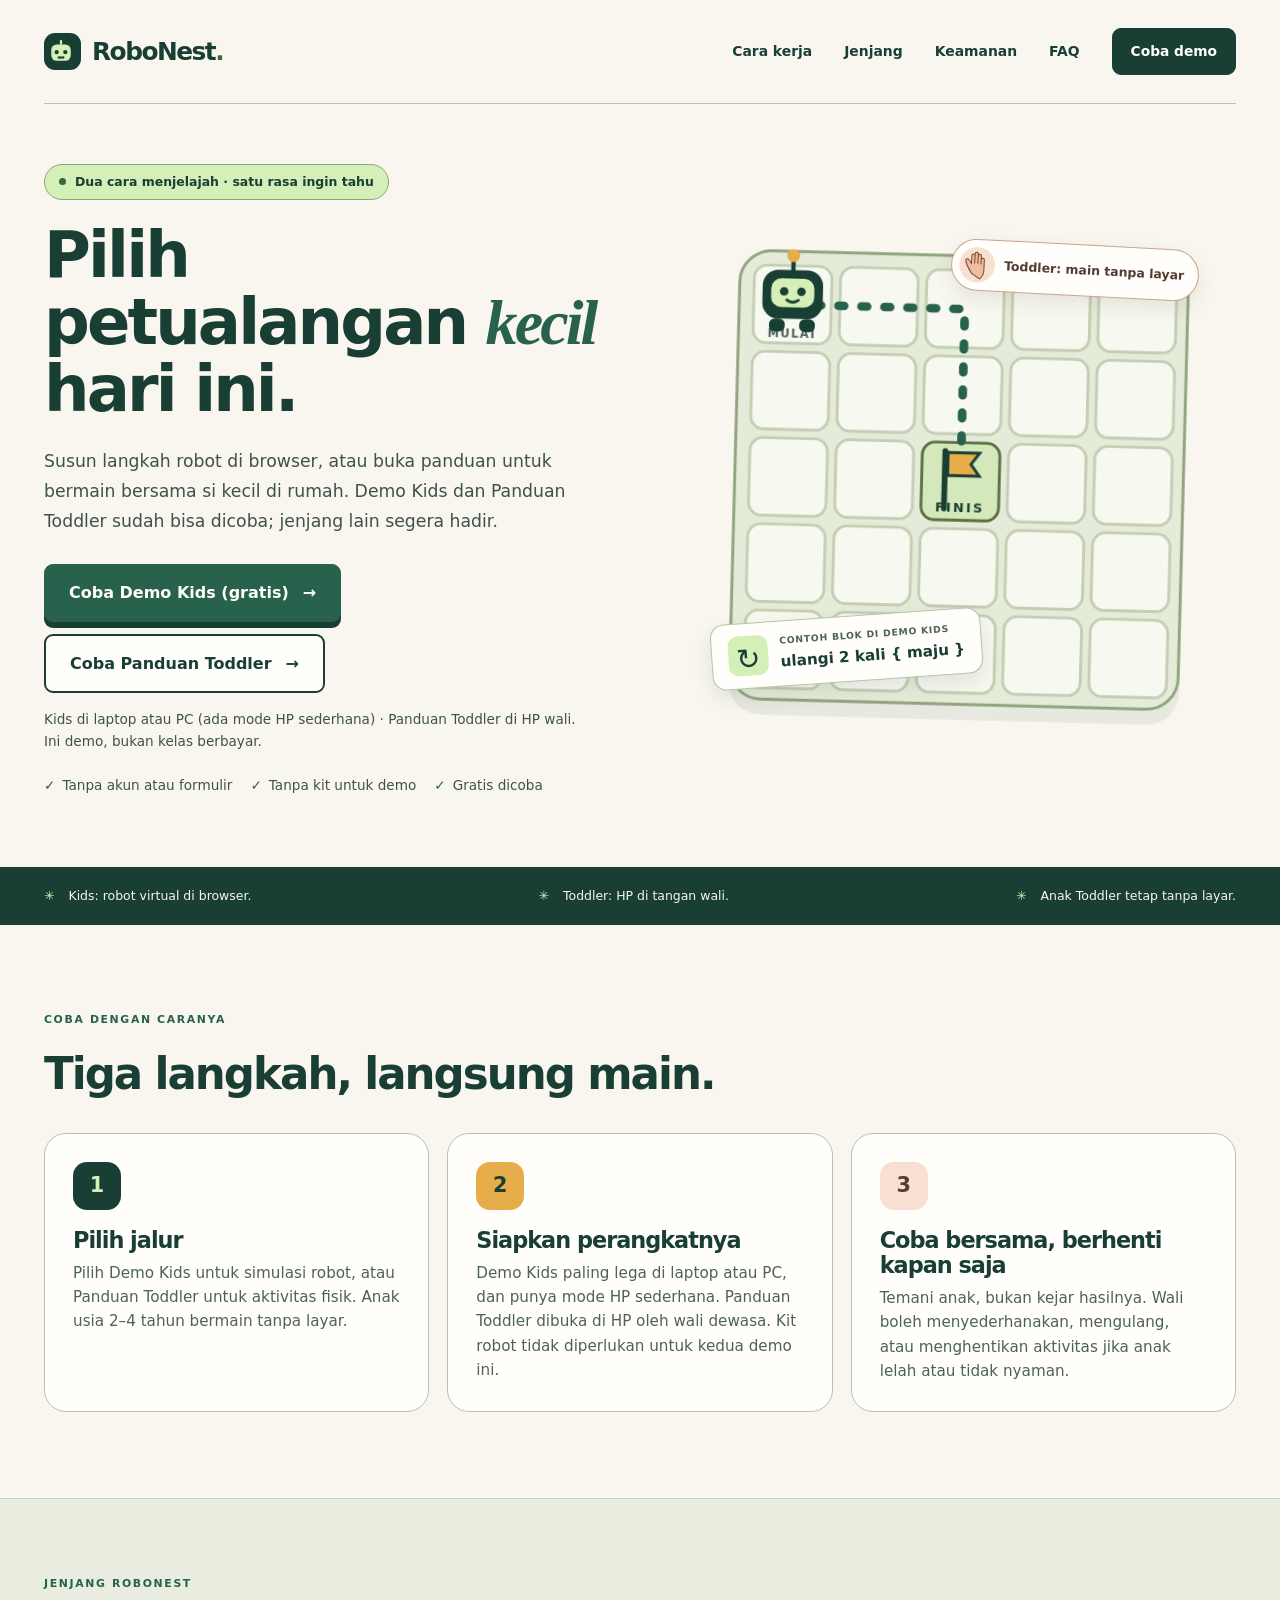
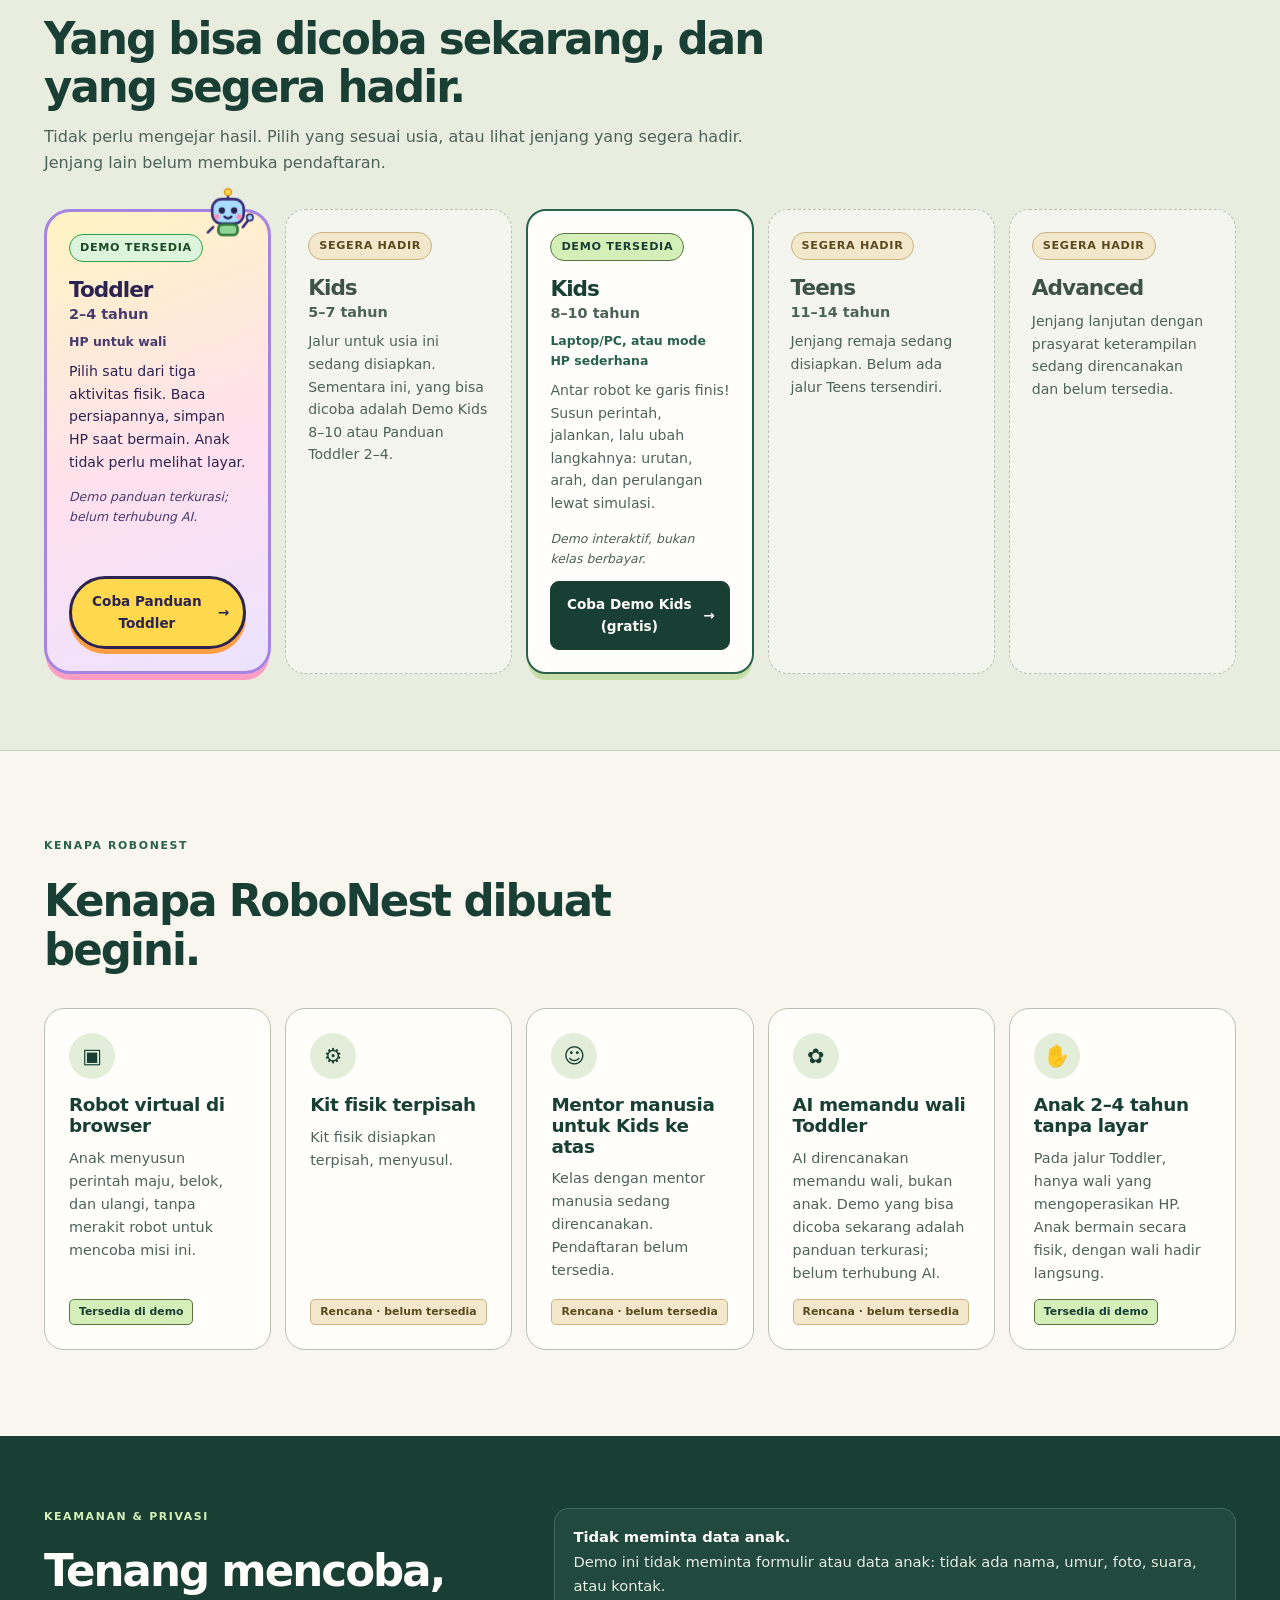
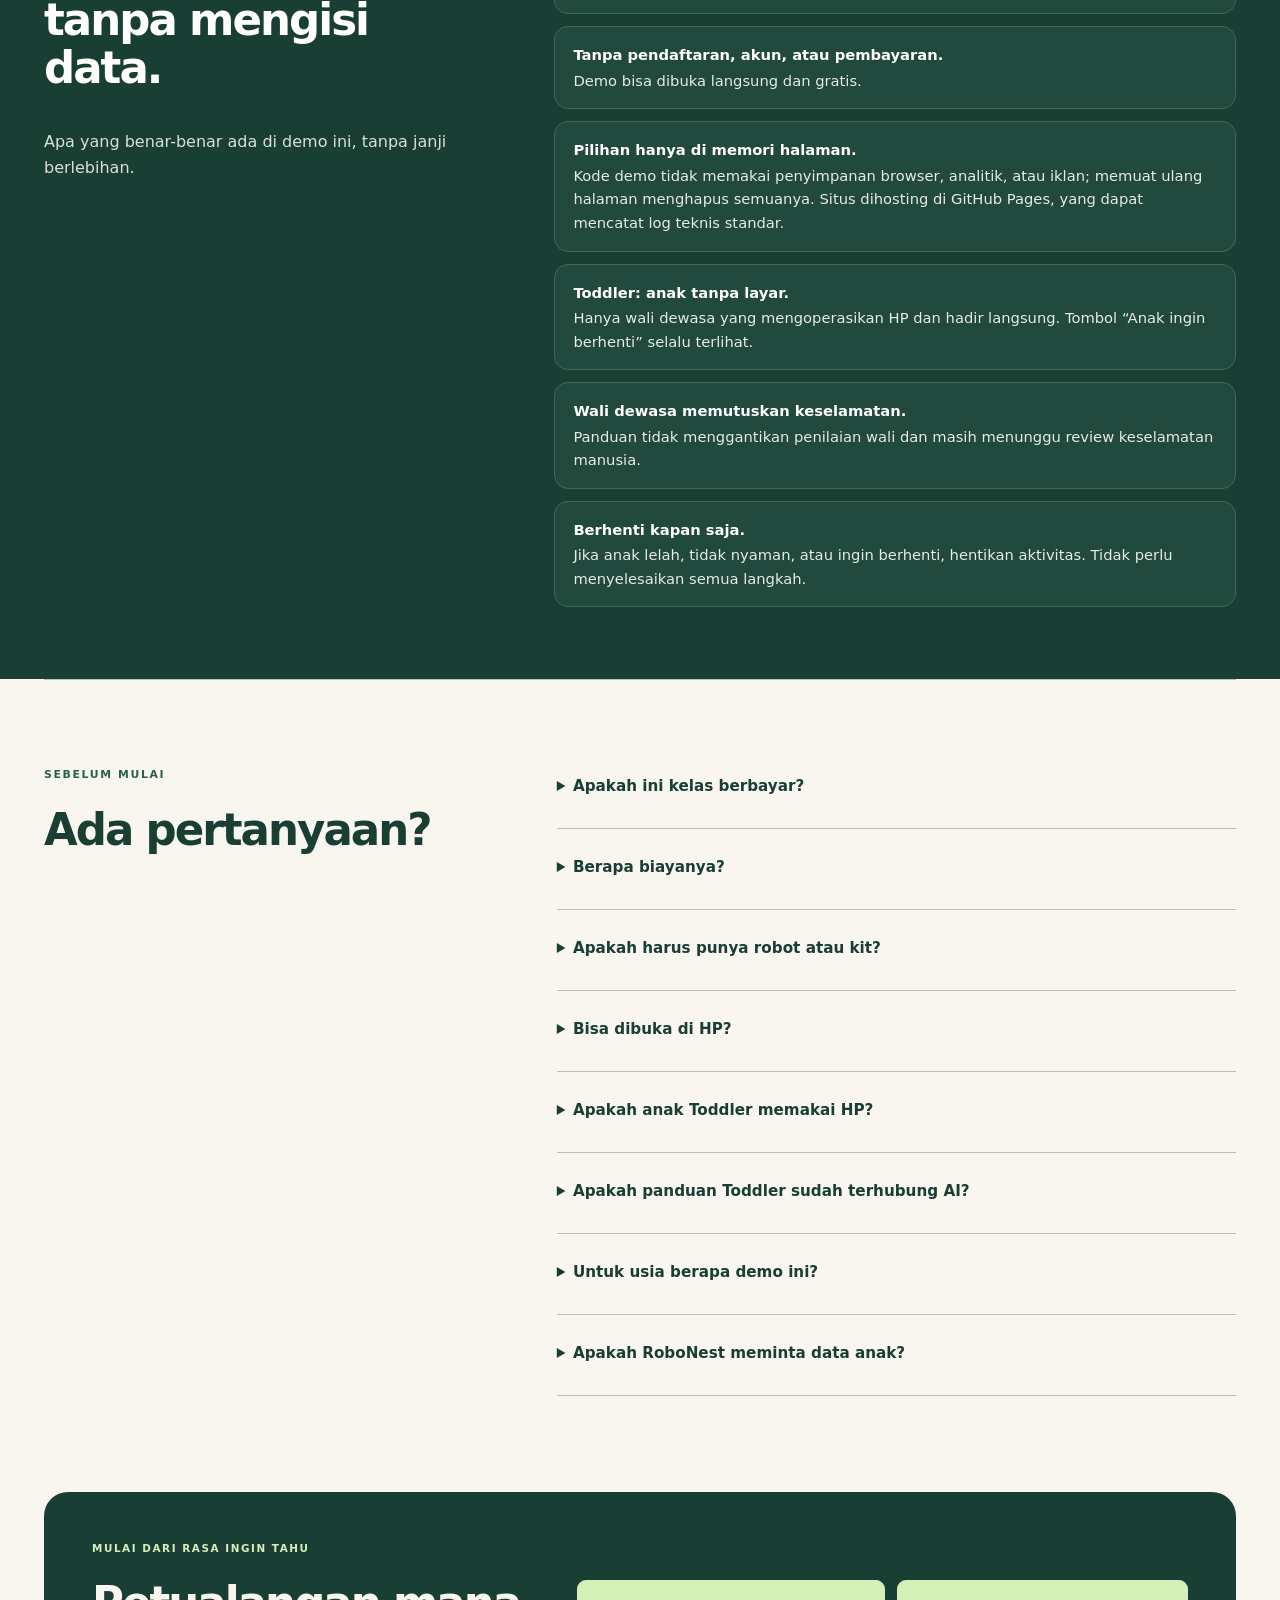
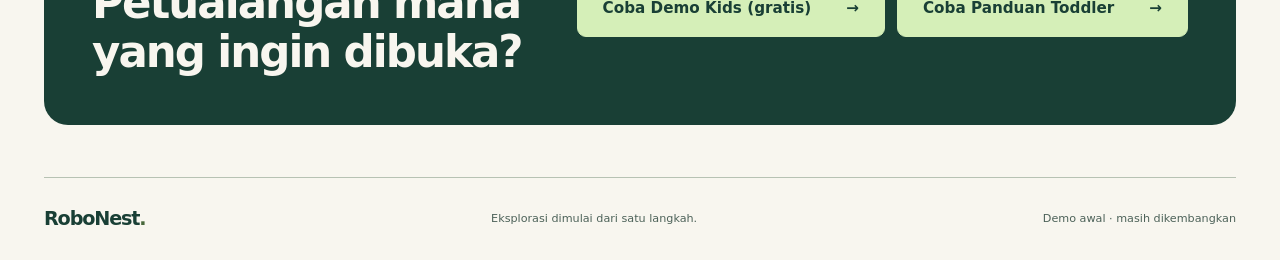
<file: index.html>
<!DOCTYPE html>
<html lang="id">
<head>
<meta charset="utf-8"><meta name="viewport" content="width=device-width, initial-scale=1">
<meta name="description" content="RoboNest: demo robotika anak. Coba gratis demo misi robot untuk Kids 8–10 di browser, atau panduan wali Toddler 2–4 tahun dengan anak tetap tanpa layar.">
<meta name="theme-color" content="#193f35"><title>RoboNest — Pilih petualangan kecil hari ini</title>
<link rel="icon" href="favicon.svg" type="image/svg+xml"><link rel="stylesheet" href="styles.css"><link rel="stylesheet" href="landing.css">
</head>
<body class="landing-page">
<a class="skip" href="#konten">Lewati ke konten</a>
<header class="site-header wrap"><a class="brand" href="index.html" aria-label="RoboNest. Beranda"><span class="brand-icon" aria-hidden="true"><svg viewBox="0 0 24 24" width="26" height="26"><path d="M12 6V2" stroke="currentColor" stroke-width="2"/><rect x="3" y="6" width="18" height="15" rx="5" fill="currentColor"/><circle cx="8" cy="13" r="2" fill="#193f35"/><circle cx="16" cy="13" r="2" fill="#193f35"/><path d="M9 18h6" stroke="#193f35" stroke-width="2"/></svg></span>RoboNest<span class="brand-dot">.</span></a><nav aria-label="Navigasi utama"><a href="#cara">Cara kerja</a><a href="#jenjang">Jenjang</a><a href="#keamanan">Keamanan</a><a href="#faq">FAQ</a><a class="button small" href="demo.html">Coba demo</a></nav></header>
<main id="konten">

<section class="lp-hero wrap" aria-labelledby="hero-title">
<div class="lp-hero-copy">
<p class="lp-badge"><span class="live-dot" aria-hidden="true"></span> Dua cara menjelajah · satu rasa ingin tahu</p>
<h1 id="hero-title">Pilih petualangan <em>kecil</em> hari ini.</h1>
<p class="lp-lead">Susun langkah robot di browser, atau buka panduan untuk bermain bersama si kecil di rumah. Demo Kids dan Panduan Toddler sudah bisa dicoba; jenjang lain segera hadir.</p>
<div class="lp-actions"><a class="button lp-cta" href="demo.html">Coba Demo Kids (gratis) <span aria-hidden="true">→</span></a><a class="button secondary lp-cta" href="toddler.html">Coba Panduan Toddler <span aria-hidden="true">→</span></a></div>
<p class="lp-cta-note">Kids di laptop atau PC (ada mode HP sederhana) · Panduan Toddler di HP wali. Ini demo, bukan kelas berbayar.</p>
<ul class="lp-trust" aria-label="Yang perlu diketahui">
<li>Tanpa akun atau formulir</li><li>Tanpa kit untuk demo</li><li>Gratis dicoba</li>
</ul>
</div>
<figure class="lp-stage" aria-labelledby="stage-cap">
<svg class="lp-board" viewBox="0 0 320 320" role="img" aria-labelledby="board-title board-desc" xmlns="http://www.w3.org/2000/svg">
<title id="board-title">Robo berjalan menuju bendera</title>
<desc id="board-desc">Ilustrasi animasi: robot RoboNest bergerak dua kotak ke kanan, berbelok, lalu dua kotak ke bawah sampai bendera finis pada papan 5 kali 5.</desc>
<rect x="4" y="4" width="312" height="312" rx="22" fill="#e5ebd9" stroke="#8fa47f" stroke-width="2"/>
<g fill="#f7f8ef" stroke="#c3cfb5" stroke-width="2">
<rect x="14" y="14" width="54" height="54" rx="9"/><rect x="74" y="14" width="54" height="54" rx="9"/><rect x="134" y="14" width="54" height="54" rx="9"/><rect x="194" y="14" width="54" height="54" rx="9"/><rect x="254" y="14" width="54" height="54" rx="9"/>
<rect x="14" y="74" width="54" height="54" rx="9"/><rect x="74" y="74" width="54" height="54" rx="9"/><rect x="134" y="74" width="54" height="54" rx="9"/><rect x="194" y="74" width="54" height="54" rx="9"/><rect x="254" y="74" width="54" height="54" rx="9"/>
<rect x="14" y="134" width="54" height="54" rx="9"/><rect x="74" y="134" width="54" height="54" rx="9"/><rect x="134" y="134" width="54" height="54" rx="9" fill="#d5e8bb" stroke="#587340"/><rect x="194" y="134" width="54" height="54" rx="9"/><rect x="254" y="134" width="54" height="54" rx="9"/>
<rect x="14" y="194" width="54" height="54" rx="9"/><rect x="74" y="194" width="54" height="54" rx="9"/><rect x="134" y="194" width="54" height="54" rx="9"/><rect x="194" y="194" width="54" height="54" rx="9"/><rect x="254" y="194" width="54" height="54" rx="9"/>
<rect x="14" y="254" width="54" height="54" rx="9"/><rect x="74" y="254" width="54" height="54" rx="9"/><rect x="134" y="254" width="54" height="54" rx="9"/><rect x="194" y="254" width="54" height="54" rx="9"/><rect x="254" y="254" width="54" height="54" rx="9"/>
</g>
<path class="lp-trail" d="M41 41H161V161" fill="none" stroke="#28614c" stroke-width="6" stroke-linecap="round" stroke-linejoin="round" stroke-dasharray="4 12"/>
<g class="lp-flag"><path d="M150 180V140" stroke="#193f35" stroke-width="4" stroke-linecap="round"/><path class="lp-flag-cloth" d="M152 141h22l-6 8 6 8h-22z" fill="#e7ad4b" stroke="#193f35" stroke-width="2"/></g>
<text x="161" y="182" text-anchor="middle" font-size="9" font-weight="700" fill="#193f35" font-family="system-ui,sans-serif" letter-spacing="1.5">FINIS</text>
<text x="41" y="64" text-anchor="middle" font-size="8" font-weight="700" fill="#4d6259" font-family="system-ui,sans-serif" letter-spacing="1">MULAI</text>
<g class="lp-robo-path"><g class="lp-robo">
<path d="M0-24v-8" stroke="#193f35" stroke-width="3" stroke-linecap="round"/><circle class="lp-antenna" cx="0" cy="-34" r="4.5" fill="#e7ad4b"/>
<rect x="-21" y="-24" width="42" height="34" rx="11" fill="#193f35"/><rect x="-15" y="-18" width="30" height="20" rx="7" fill="#d5efb8"/>
<g class="lp-eyes"><circle cx="-6" cy="-9" r="3" fill="#193f35"/><circle cx="6" cy="-9" r="3" fill="#193f35"/></g>
<path d="M-4-3q4 3 8 0" stroke="#193f35" stroke-width="2" fill="none" stroke-linecap="round"/>
<rect x="-16" y="10" width="11" height="9" rx="4" fill="#193f35"/><rect x="5" y="10" width="11" height="9" rx="4" fill="#193f35"/>
</g></g>
</svg>
<div class="lp-bubble" aria-hidden="true"><svg viewBox="0 0 60 60"><circle cx="30" cy="30" r="28" fill="#f7dfd1"/><path d="M22 44c-4-6-9-13-10-19-1-4 3-5 5-2l4 5V16c0-4 5-4 5 0v12-15c0-4 5-4 5 0v15-12c0-4 5-4 5 0v13-7c0-4 5-4 5 0v17c0 6-3 10-6 13z" fill="#efbd99" stroke="#70463b" stroke-width="1.6"/></svg><span>Toddler: main tanpa layar</span></div>
<figcaption id="stage-cap" class="lp-chip"><span class="chip-arrow" aria-hidden="true">↻</span><span><small>CONTOH BLOK DI DEMO KIDS</small><strong>ulangi 2 kali { maju }</strong></span></figcaption>
</figure>
</section>

<div class="principle-strip"><div class="wrap"><span>Kids: robot virtual di browser.</span><span>Toddler: HP di tangan wali.</span><span>Anak Toddler tetap tanpa layar.</span></div></div>

<section class="section wrap" id="cara" aria-labelledby="cara-title">
<div class="lp-heading"><p class="eyebrow">COBA DENGAN CARANYA</p><h2 id="cara-title">Tiga langkah, langsung main.</h2></div>
<ol class="lp-steps">
<li><span class="lp-step-num" aria-hidden="true">1</span><h3>Pilih jalur</h3><p>Pilih Demo Kids untuk simulasi robot, atau Panduan Toddler untuk aktivitas fisik. Anak usia 2–4 tahun bermain tanpa layar.</p></li>
<li><span class="lp-step-num" aria-hidden="true">2</span><h3>Siapkan perangkatnya</h3><p>Demo Kids paling lega di laptop atau PC, dan punya mode HP sederhana. Panduan Toddler dibuka di HP oleh wali dewasa. Kit robot tidak diperlukan untuk kedua demo ini.</p></li>
<li><span class="lp-step-num" aria-hidden="true">3</span><h3>Coba bersama, berhenti kapan saja</h3><p>Temani anak, bukan kejar hasilnya. Wali boleh menyederhanakan, mengulang, atau menghentikan aktivitas jika anak lelah atau tidak nyaman.</p></li>
</ol>
</section>

<section class="lp-levels-wrap" id="jenjang" aria-labelledby="jenjang-title"><div class="wrap">
<div class="lp-heading"><p class="eyebrow">JENJANG ROBONEST</p><h2 id="jenjang-title">Yang bisa dicoba sekarang, dan yang segera hadir.</h2><p>Tidak perlu mengejar hasil. Pilih yang sesuai usia, atau lihat jenjang yang segera hadir. Jenjang lain belum membuka pendaftaran.</p></div>
<div class="lp-levels">
<article class="lp-level is-open toddler"><svg class="mascot lp-mascot" viewBox="0 0 64 64" aria-hidden="true" focusable="false"><g class="m-hop"><g class="m-body"><path d="M32 9v6" stroke="#3b2f7a" stroke-width="3" stroke-linecap="round"/><circle class="m-bulb" cx="32" cy="7" r="4" fill="#ffd84d" stroke="#e08a00" stroke-width="1.5"/><rect x="14" y="15" width="36" height="28" rx="11" fill="#a8ddff" stroke="#3b2f7a" stroke-width="3"/><g class="m-eyes"><circle cx="25" cy="28" r="3.6" fill="#2b2350"/><circle cx="39" cy="28" r="3.6" fill="#2b2350"/></g><circle cx="19.5" cy="35" r="3" fill="#ff8fbf"/><circle cx="44.5" cy="35" r="3" fill="#ff8fbf"/><path d="M28 35q4 4 8 0" stroke="#2b2350" stroke-width="2.5" fill="none" stroke-linecap="round"/><rect x="21" y="44" width="22" height="12" rx="5" fill="#8fd694" stroke="#2f7a3a" stroke-width="3"/><path d="M15 47 9 53" stroke="#3b2f7a" stroke-width="3" stroke-linecap="round"/><g class="m-arm"><path d="M49 47l7-9" stroke="#3b2f7a" stroke-width="3" stroke-linecap="round"/><circle cx="57" cy="36" r="3.6" fill="#a8ddff" stroke="#3b2f7a" stroke-width="2"/></g></g></g></svg><p class="lp-status open">Demo tersedia</p><h3>Toddler <span>2–4 tahun</span></h3><p class="lp-device">HP untuk wali</p><p>Pilih satu dari tiga aktivitas fisik. Baca persiapannya, simpan HP saat bermain. Anak tidak perlu melihat layar.</p><p class="lp-note">Demo panduan terkurasi; belum terhubung AI.</p><a class="button" href="toddler.html">Coba Panduan Toddler <span aria-hidden="true">→</span></a></article>
<article class="lp-level soon"><p class="lp-status">Segera hadir</p><h3>Kids <span>5–7 tahun</span></h3><p>Jalur untuk usia ini sedang disiapkan. Sementara ini, yang bisa dicoba adalah Demo Kids 8–10 atau Panduan Toddler 2–4.</p></article>
<article class="lp-level is-open kids"><p class="lp-status open">Demo tersedia</p><h3>Kids <span>8–10 tahun</span></h3><p class="lp-device">Laptop/PC, atau mode HP sederhana</p><p>Antar robot ke garis finis! Susun perintah, jalankan, lalu ubah langkahnya: urutan, arah, dan perulangan lewat simulasi.</p><p class="lp-note">Demo interaktif, bukan kelas berbayar.</p><a class="button" href="demo.html">Coba Demo Kids (gratis) <span aria-hidden="true">→</span></a></article>
<article class="lp-level soon"><p class="lp-status">Segera hadir</p><h3>Teens <span>11–14 tahun</span></h3><p>Jenjang remaja sedang disiapkan. Belum ada jalur Teens tersendiri.</p></article>
<article class="lp-level soon"><p class="lp-status">Segera hadir</p><h3>Advanced</h3><p>Jenjang lanjutan dengan prasyarat keterampilan sedang direncanakan dan belum tersedia.</p></article>
</div></div></section>

<section class="section wrap" id="kenapa" aria-labelledby="kenapa-title">
<div class="lp-heading"><p class="eyebrow">KENAPA ROBONEST</p><h2 id="kenapa-title">Kenapa RoboNest dibuat begini.</h2></div>
<div class="lp-why">
<article><span class="lp-why-icon" aria-hidden="true">▣</span><h3>Robot virtual di browser</h3><p>Anak menyusun perintah maju, belok, dan ulangi, tanpa merakit robot untuk mencoba misi ini.</p><p class="lp-tag ok">Tersedia di demo</p></article>
<article><span class="lp-why-icon" aria-hidden="true">⚙</span><h3>Kit fisik terpisah</h3><p>Kit fisik disiapkan terpisah, menyusul.</p><p class="lp-tag">Rencana · belum tersedia</p></article>
<article><span class="lp-why-icon" aria-hidden="true">☺</span><h3>Mentor manusia untuk Kids ke atas</h3><p>Kelas dengan mentor manusia sedang direncanakan. Pendaftaran belum tersedia.</p><p class="lp-tag">Rencana · belum tersedia</p></article>
<article><span class="lp-why-icon" aria-hidden="true">✿</span><h3>AI memandu wali Toddler</h3><p>AI direncanakan memandu wali, bukan anak. Demo yang bisa dicoba sekarang adalah panduan terkurasi; belum terhubung AI.</p><p class="lp-tag">Rencana · belum tersedia</p></article>
<article><span class="lp-why-icon" aria-hidden="true">✋</span><h3>Anak 2–4 tahun tanpa layar</h3><p>Pada jalur Toddler, hanya wali yang mengoperasikan HP. Anak bermain secara fisik, dengan wali hadir langsung.</p><p class="lp-tag ok">Tersedia di demo</p></article>
</div>
</section>

<section class="lp-safety" id="keamanan" aria-labelledby="aman-title"><div class="wrap lp-safety-inner">
<div><p class="eyebrow">KEAMANAN &amp; PRIVASI</p><h2 id="aman-title">Tenang mencoba, tanpa mengisi data.</h2><p>Apa yang benar-benar ada di demo ini, tanpa janji berlebihan.</p></div>
<ul class="lp-safety-list">
<li><strong>Tidak meminta data anak.</strong> Demo ini tidak meminta formulir atau data anak: tidak ada nama, umur, foto, suara, atau kontak.</li>
<li><strong>Tanpa pendaftaran, akun, atau pembayaran.</strong> Demo bisa dibuka langsung dan gratis.</li>
<li><strong>Pilihan hanya di memori halaman.</strong> Kode demo tidak memakai penyimpanan browser, analitik, atau iklan; memuat ulang halaman menghapus semuanya. Situs dihosting di GitHub Pages, yang dapat mencatat log teknis standar.</li>
<li><strong>Toddler: anak tanpa layar.</strong> Hanya wali dewasa yang mengoperasikan HP dan hadir langsung. Tombol “Anak ingin berhenti” selalu terlihat.</li>
<li><strong>Wali dewasa memutuskan keselamatan.</strong> Panduan tidak menggantikan penilaian wali dan masih menunggu review keselamatan manusia.</li>
<li><strong>Berhenti kapan saja.</strong> Jika anak lelah, tidak nyaman, atau ingin berhenti, hentikan aktivitas. Tidak perlu menyelesaikan semua langkah.</li>
</ul>
</div></section>

<section class="section wrap faq-section" id="faq" aria-labelledby="faq-title"><div><p class="eyebrow">SEBELUM MULAI</p><h2 id="faq-title">Ada pertanyaan?</h2></div><div class="faq-list">
<details><summary>Apakah ini kelas berbayar?</summary><p>Tidak untuk yang bisa dicoba sekarang. Halaman ini menyediakan Demo Kids (gratis) dan demo panduan wali Toddler. Kelas dengan mentor sedang direncanakan; pendaftaran belum tersedia.</p></details>
<details><summary>Berapa biayanya?</summary><p>Kedua demo di halaman ini gratis dan tanpa pendaftaran. Harga paket atau kelas belum diumumkan di situs ini.</p></details>
<details><summary>Apakah harus punya robot atau kit?</summary><p>Tidak untuk dua demo ini. Kids menggunakan simulasi di browser. Tiga pilihan Toddler cukup dengan tubuh sendiri dan ruang yang sudah diperiksa wali.</p></details>
<details><summary>Bisa dibuka di HP?</summary><p>Bisa. Demo Kids punya mode HP sederhana dengan tombol besar; di laptop atau PC tampilannya lebih lega. Panduan Toddler memang dibuat untuk HP wali.</p></details>
<details><summary>Apakah anak Toddler memakai HP?</summary><p>Tidak. HP dioperasikan wali dewasa. Wali membaca sebentar, lalu meletakkan HP saat bermain bersama. Anak bermain tanpa layar.</p></details>
<details><summary>Apakah panduan Toddler sudah terhubung AI?</summary><p>Belum. Demo panduan terkurasi; belum terhubung AI. Langkah dan cabangnya sudah disiapkan sebelumnya, bukan jawaban AI. ToddlerAI generatif yang memandu wali masih direncanakan.</p></details>
<details><summary>Untuk usia berapa demo ini?</summary><p>Yang bisa dicoba sekarang: Panduan Toddler untuk wali anak 2–4 tahun, dan Demo Kids untuk usia 8–10 tahun. Jalur Kids 5–7, Teens 11–14, dan Advanced segera hadir.</p></details>
<details><summary>Apakah RoboNest meminta data anak?</summary><p>Demo ini tidak meminta formulir atau data anak. Tidak ada pendaftaran untuk mencoba demo.</p></details>
</div></section>

<section class="wrap closing lp-closing"><div><p class="eyebrow">MULAI DARI RASA INGIN TAHU</p><h2>Petualangan mana<br>yang ingin dibuka?</h2></div><div class="closing-actions"><a class="button light" href="demo.html">Coba Demo Kids (gratis) <span aria-hidden="true">→</span></a><a class="button light" href="toddler.html">Coba Panduan Toddler <span aria-hidden="true">→</span></a></div></section>
</main>
<footer class="wrap site-footer"><a class="brand" href="index.html">RoboNest<span class="brand-dot">.</span></a><p>Eksplorasi dimulai dari satu langkah.</p><span>Demo awal · masih dikembangkan</span></footer>
</body></html>
</file>
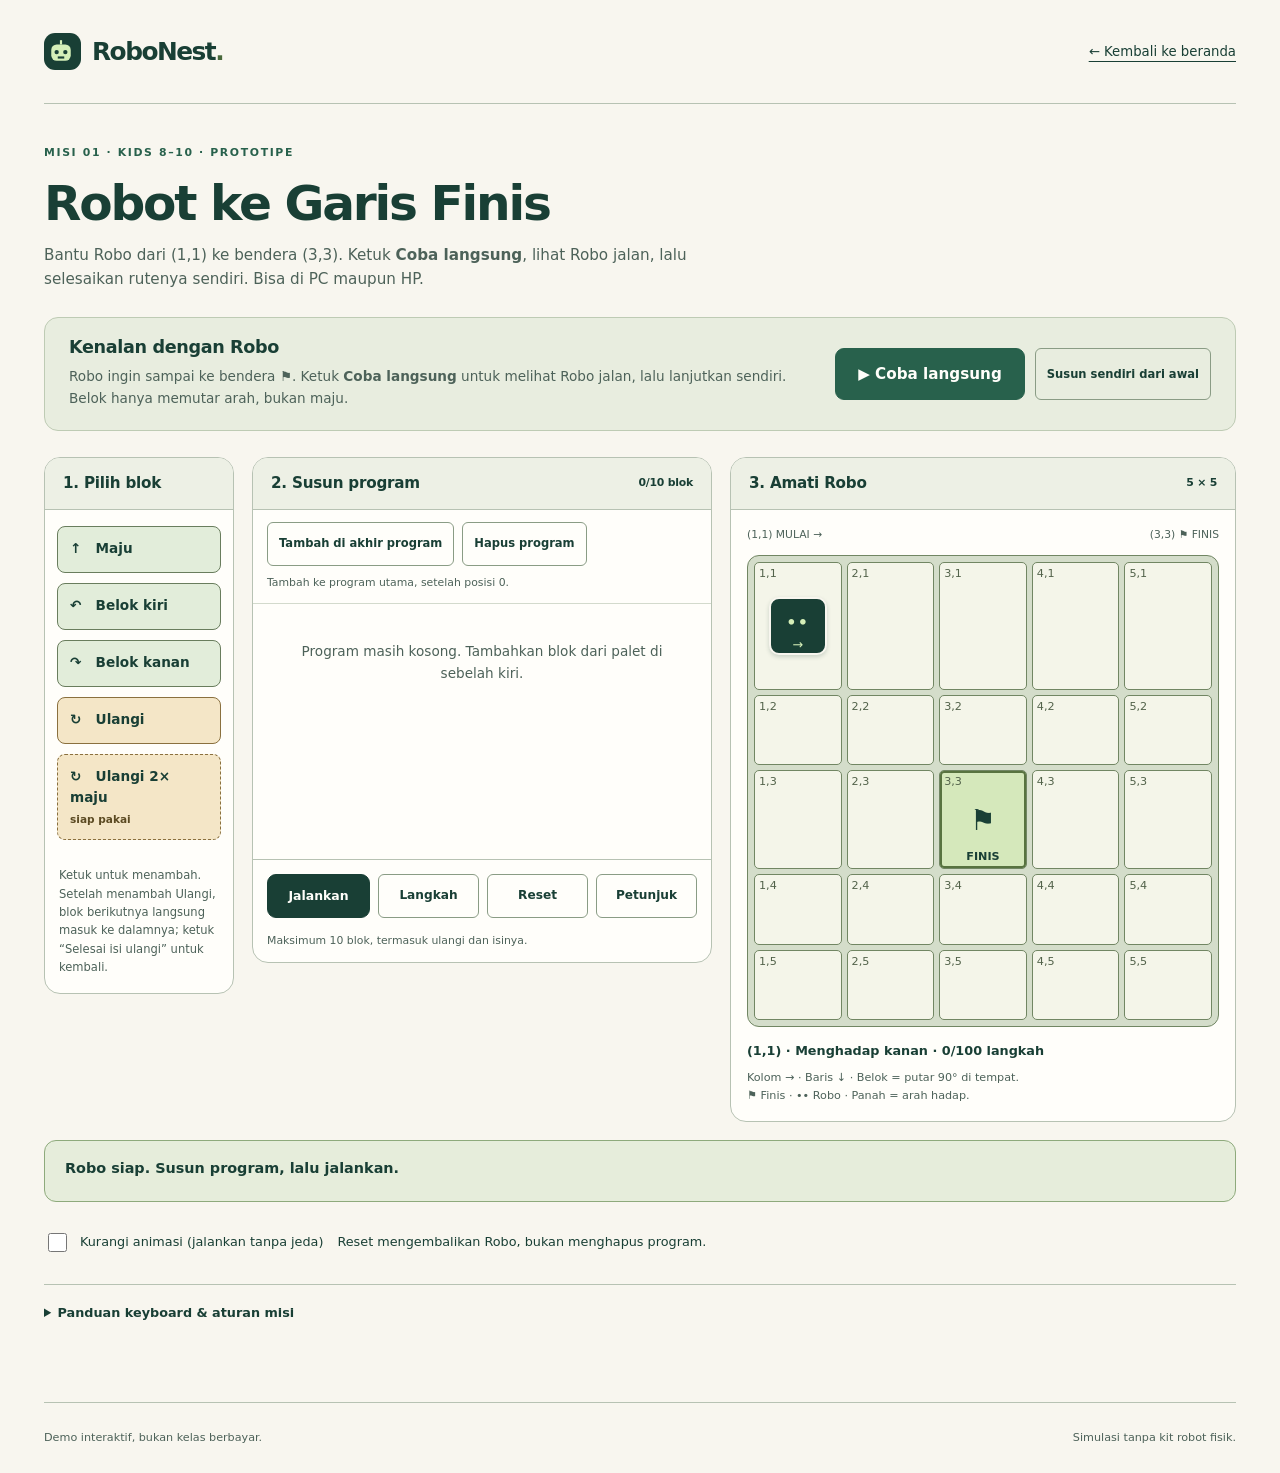
<file: demo.html>
<!DOCTYPE html>
<html lang="id"><head><meta charset="utf-8"><meta name="viewport" content="width=device-width, initial-scale=1"><meta name="description" content="Susun blok maju, belok, dan ulangi di misi RoboNest Robot ke Garis Finis."><meta name="theme-color" content="#193f35"><title>Robot ke Garis Finis — Demo RoboNest</title><link rel="icon" href="favicon.svg" type="image/svg+xml"><link rel="stylesheet" href="styles.css"><link rel="stylesheet" href="kids.css"><script src="logic.js" defer></script><script src="app.js" defer></script></head>
<body class="demo-page"><a class="skip" href="#demo-main">Lewati ke konten</a><header class="site-header wrap"><a class="brand" href="index.html" aria-label="RoboNest. Kembali ke beranda"><span class="brand-icon" aria-hidden="true"><svg viewBox="0 0 24 24" width="26" height="26"><path d="M12 6V2" stroke="currentColor" stroke-width="2"/><rect x="3" y="6" width="18" height="15" rx="5" fill="currentColor"/><circle cx="8" cy="13" r="2" fill="#193f35"/><circle cx="16" cy="13" r="2" fill="#193f35"/><path d="M9 18h6" stroke="#193f35" stroke-width="2"/></svg></span>RoboNest<span class="brand-dot">.</span></a><a class="back-link" href="index.html">← Kembali ke beranda</a></header><main class="wrap demo-main" id="demo-main"><p class="eyebrow">MISI 01 · KIDS 8–10 · PROTOTIPE</p><h1>Robot ke Garis Finis</h1><p class="demo-lead">Bantu Robo dari (1,1) ke bendera (3,3). Ketuk <strong>Coba langsung</strong>, lihat Robo jalan, lalu selesaikan rutenya sendiri. Bisa di PC maupun HP.</p><noscript><p class="notice">Aktifkan JavaScript untuk memainkan demo lokal ini.</p></noscript><section id="device-note" class="device-note phone-tip" hidden aria-labelledby="device-title"><span class="device-icon" aria-hidden="true">📱</span><div><h2 id="device-title">Mode HP sederhana</h2><p>Ketuk blok besar untuk menyusun program, lalu ▶ Jalankan. Di laptop atau PC tampilannya lebih lega.</p><button id="copy-link" class="quiet-button" type="button">Salin tautan untuk PC</button><p id="copy-status" role="status" aria-live="polite"></p></div></section><div id="demo-mount"></div></main><footer class="wrap site-footer"><span>Demo interaktif, bukan kelas berbayar.</span><span>Simulasi tanpa kit robot fisik.</span></footer></body></html>
</file>
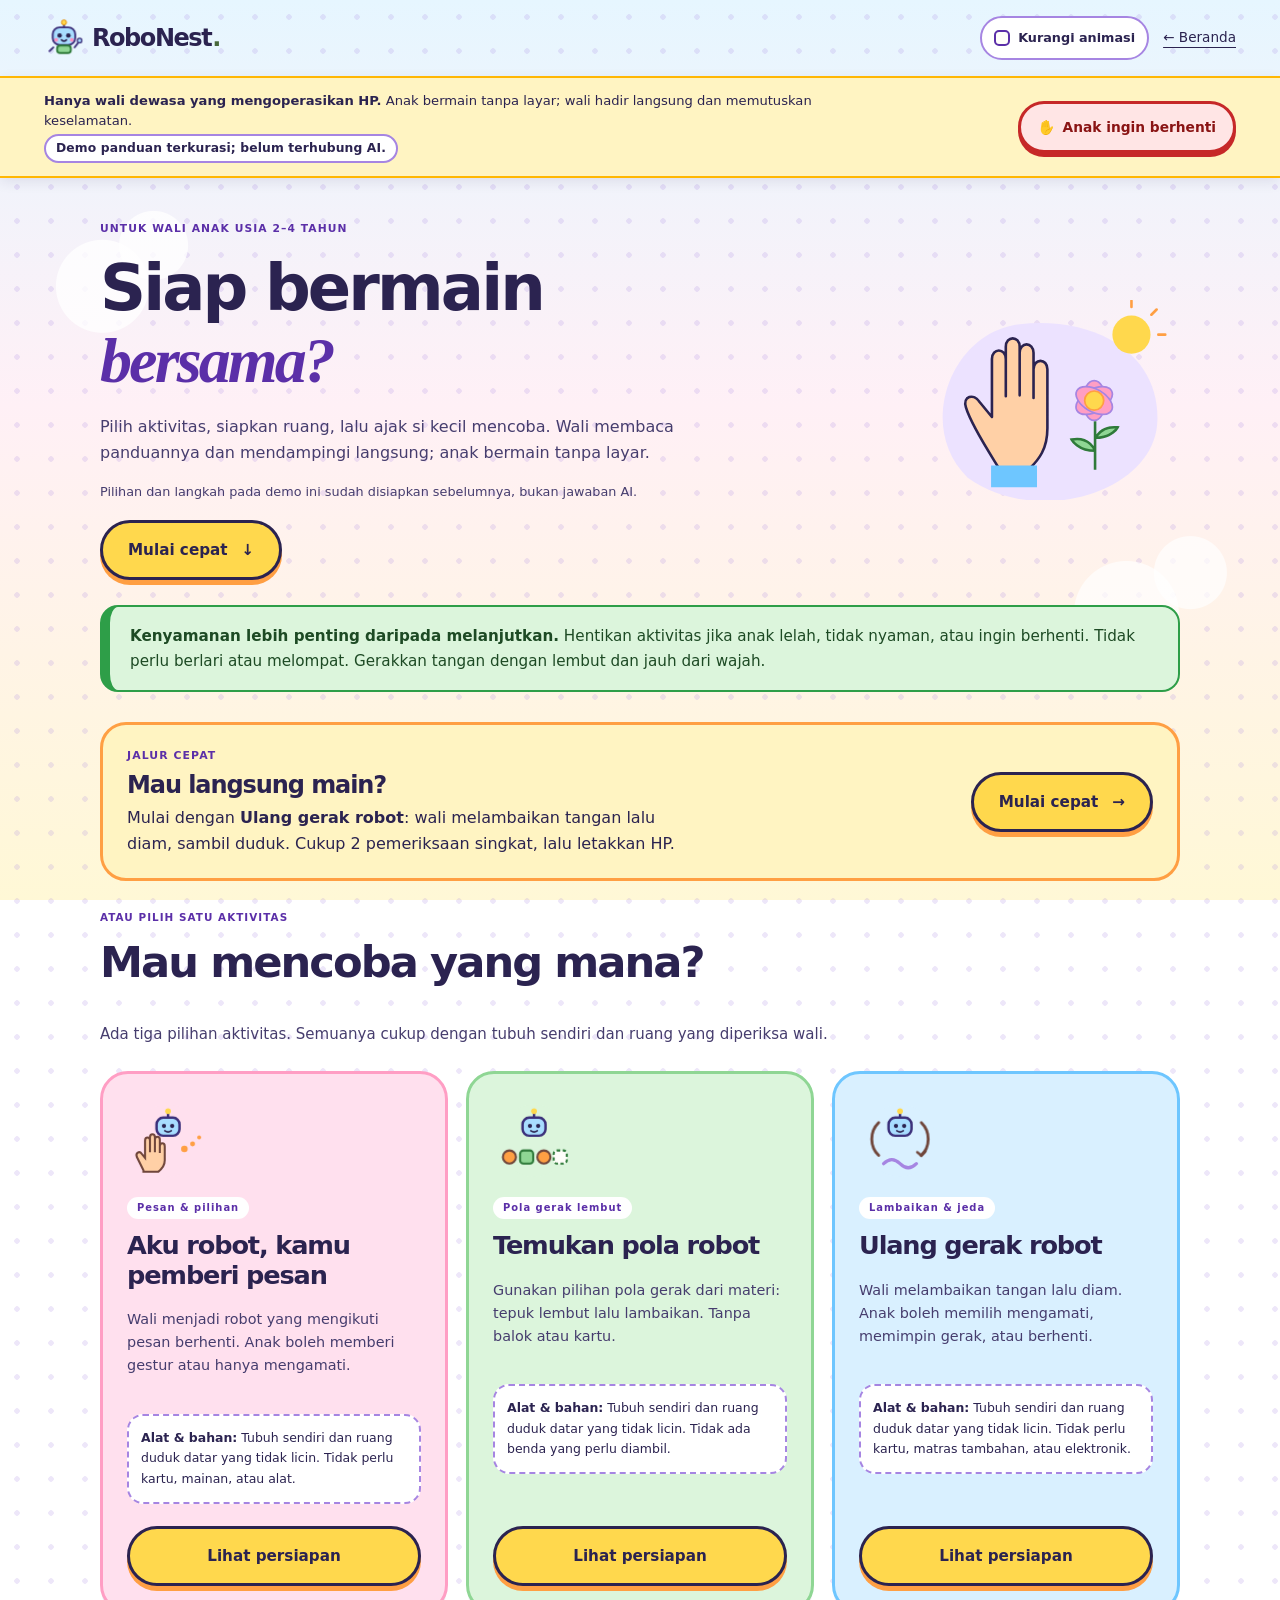
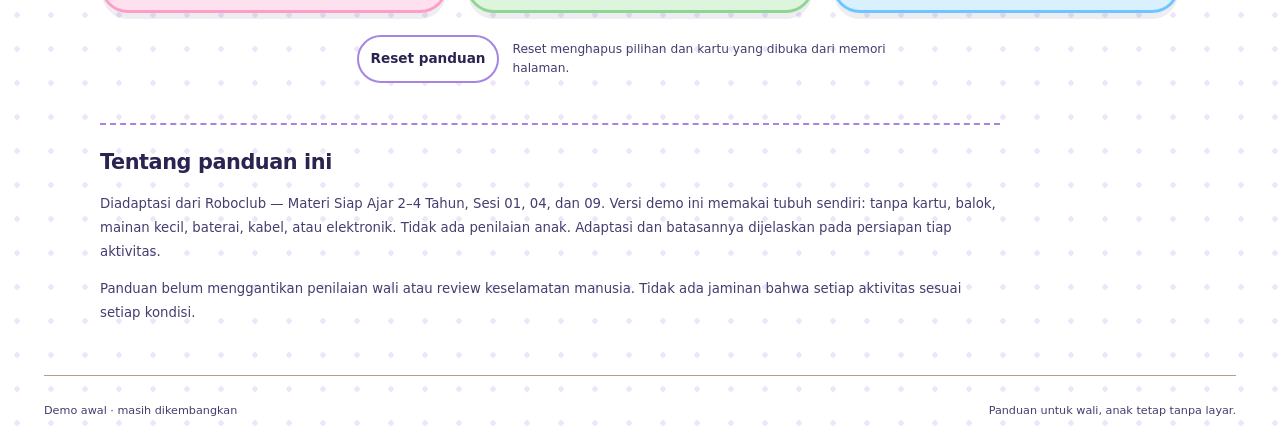
<file: toddler.html>
<!DOCTYPE html>
<html lang="id">
<head>
<meta charset="utf-8">
<meta name="viewport" content="width=device-width, initial-scale=1">
<meta name="description" content="Demo panduan wali terkurasi: tiga aktivitas fisik dengan anak tetap tanpa layar. Belum terhubung AI.">
<meta name="theme-color" content="#fff4c2">
<title>Panduan Wali Toddler — RoboNest</title>
<link rel="icon" href="favicon.svg" type="image/svg+xml">
<link rel="stylesheet" href="styles.css">
<link rel="stylesheet" href="v2.css">
<link rel="stylesheet" href="toddler-fun.css">
<link rel="stylesheet" href="toddler-theme.css">
<script src="toddler-logic.js" defer></script>
<script src="toddler.js" defer></script>
</head>
<body class="guide-page motion-ok">
<a class="skip" href="#guide-main">Lewati ke panduan wali</a>
<header class="guide-top wrap"><a class="brand brand-with-mascot" href="index.html"><svg class="mascot top-mascot" viewBox="0 0 64 64" aria-hidden="true" focusable="false"><g class="m-hop"><g class="m-body"><path d="M32 9v6" stroke="#3b2f7a" stroke-width="3" stroke-linecap="round"/><circle class="m-bulb" cx="32" cy="7" r="4" fill="#ffd84d" stroke="#e08a00" stroke-width="1.5"/><rect x="14" y="15" width="36" height="28" rx="11" fill="#a8ddff" stroke="#3b2f7a" stroke-width="3"/><g class="m-eyes"><circle cx="25" cy="28" r="3.6" fill="#2b2350"/><circle cx="39" cy="28" r="3.6" fill="#2b2350"/></g><circle cx="19.5" cy="35" r="3" fill="#ff8fbf"/><circle cx="44.5" cy="35" r="3" fill="#ff8fbf"/><path d="M28 35q4 4 8 0" stroke="#2b2350" stroke-width="2.5" fill="none" stroke-linecap="round"/><rect x="21" y="44" width="22" height="12" rx="5" fill="#8fd694" stroke="#2f7a3a" stroke-width="3"/><path d="M15 47 9 53" stroke="#3b2f7a" stroke-width="3" stroke-linecap="round"/><g class="m-arm"><path d="M49 47l7-9" stroke="#3b2f7a" stroke-width="3" stroke-linecap="round"/><circle cx="57" cy="36" r="3.6" fill="#a8ddff" stroke="#3b2f7a" stroke-width="2"/></g></g></g></svg>RoboNest<span class="brand-dot">.</span></a><div class="top-tools"><button id="motion-toggle" class="motion-toggle" type="button" aria-pressed="false"><span class="motion-box" aria-hidden="true"></span>Kurangi animasi</button><a href="index.html" class="back-link">← Beranda</a></div></header>
<div class="guardian-bar">
<div class="wrap guardian-bar-inner">
<div class="guardian-labels">
<p id="guardian-operator"><strong>Hanya wali dewasa yang mengoperasikan HP.</strong> Anak bermain tanpa layar; wali hadir langsung dan memutuskan keselamatan.</p>
<p id="ai-label" class="curated-label">Demo panduan terkurasi; belum terhubung AI.</p>
</div>
<button id="stop-guide" class="stop-button" type="button">Anak ingin berhenti</button>
</div>
</div>
<main id="guide-main" class="wrap guide-main">
<section class="guide-hero" aria-labelledby="guide-title">
<div><p class="eyebrow">UNTUK WALI ANAK USIA 2–4 TAHUN</p>
<h1 id="guide-title">Siap bermain<br><em>bersama?</em></h1>
<p>Pilih aktivitas, siapkan ruang, lalu ajak si kecil mencoba. Wali membaca panduannya dan mendampingi langsung; anak bermain tanpa layar.</p>
<p class="guide-small">Pilihan dan langkah pada demo ini sudah disiapkan sebelumnya, bukan jawaban AI.</p><p class="guide-jump"><a class="button" href="#guide-stage">Mulai cepat <span aria-hidden="true">↓</span></a></p></div>
<svg class="guardian-art" viewBox="0 0 300 230" role="img" aria-labelledby="guardian-art-title">
<title id="guardian-art-title">Ilustrasi telapak tangan dan bunga, ajakan bermain bersama tanpa layar bagi anak.</title>
<path d="M55 205C-5 147 35 37 115 28s160 28 159 110-135 126-219 67" fill="#e9dbea"/>
<circle cx="244" cy="40" r="22" fill="#efb76f"/><path d="m244 8 0-7m31 39h8m-16-23 6-6" stroke="#82542e" stroke-width="3" stroke-linecap="round"/>
<path d="M91 194c-13-21-32-50-38-70-4-13 9-17 16-6l14 17V68c0-13 16-13 16 0v43-57c0-13 16-13 16 0v56-49c0-13 16-13 16 0v52-33c0-13 16-13 16 0v68c0 24-10 36-20 46" fill="#efbd99" stroke="#70463b" stroke-width="3" stroke-linejoin="round"/>
<path d="M82 191h53v25H82z" fill="#557363"/>
<path d="M202 196v-56m0 34c-20 0-27-13-27-13 21-4 27 13 27 13m1-15c19 0 25-12 25-12-20-2-25 12-25 12" fill="#6c8464" stroke="#526e4d" stroke-width="3"/>
<g fill="#d9937c" stroke="#815541" stroke-width="2"><ellipse cx="201" cy="116" rx="13" ry="23"/><ellipse cx="201" cy="116" rx="13" ry="23" transform="rotate(60 201 116)"/><ellipse cx="201" cy="116" rx="13" ry="23" transform="rotate(120 201 116)"/></g><circle cx="201" cy="116" r="11" fill="#f5d791" stroke="#815541" stroke-width="2"/>
</svg>
</section>
<p class="safety-banner"><strong>Kenyamanan lebih penting daripada melanjutkan.</strong> Hentikan aktivitas jika anak lelah, tidak nyaman, atau ingin berhenti. Tidak perlu berlari atau melompat. Gerakkan tangan dengan lembut dan jauh dari wajah.</p>
<div id="guide-status" class="sr-only" role="status" aria-live="polite" aria-atomic="true"></div>
<div id="guide-stage"></div>
<noscript><p class="notice">Aktifkan JavaScript untuk membuka pilihan panduan. Wali tetap mendampingi langsung; tidak perlu mengajak anak melihat layar.</p></noscript>
<aside class="guide-source"><h2>Tentang panduan ini</h2><p>Diadaptasi dari Roboclub — Materi Siap Ajar 2–4 Tahun, Sesi 01, 04, dan 09. Versi demo ini memakai tubuh sendiri: tanpa kartu, balok, mainan kecil, baterai, kabel, atau elektronik. Tidak ada penilaian anak. Adaptasi dan batasannya dijelaskan pada persiapan tiap aktivitas.</p><p>Panduan belum menggantikan penilaian wali atau review keselamatan manusia. Tidak ada jaminan bahwa setiap aktivitas sesuai setiap kondisi.</p></aside>
</main>
<footer class="wrap site-footer"><span>Demo awal · masih dikembangkan</span><span>Panduan untuk wali, anak tetap tanpa layar.</span></footer>
</body>
</html>
</file>
<file: styles.css>
/* Original RoboNest visual system. No external resources. */
:root{--ink:#193f35;--muted:#4d6259;--paper:#f8f6ef;--white:#fffefa;--line:#b7c2b3;--leaf:#d5efb8;--green:#28614c;--amber:#f2cf82;--error:#8d3024;--soft:#edf0e5;--radius:22px}
*{box-sizing:border-box}html{scroll-behavior:smooth;scroll-padding-top:24px}body{margin:0;color:var(--ink);background:var(--paper);font-family:system-ui,-apple-system,BlinkMacSystemFont,"Segoe UI",sans-serif;font-size:16px;line-height:1.6}a{color:inherit}button,input,select{font:inherit}button,a,summary{-webkit-tap-highlight-color:transparent}button{cursor:pointer}button:disabled{cursor:not-allowed;opacity:.65}a{text-underline-offset:5px}button:focus-visible,a:focus-visible,summary:focus-visible,input:focus-visible,select:focus-visible,[tabindex]:focus-visible{outline:3px solid #8d3024;outline-offset:4px}h1,h2,h3,p{margin-top:0}h1,h2,h3{line-height:1.12;letter-spacing:-.045em}h1{font-size:clamp(2.8rem,4.7vw,4.5rem);font-weight:650}h2{font-size:clamp(2rem,3.4vw,3.1rem);font-weight:620}h3{font-size:1.4rem;font-weight:650}p{color:var(--muted)}[hidden]{display:none!important}.wrap{width:min(1240px,calc(100% - 88px));margin-inline:auto}.skip{position:fixed;top:-100px;left:16px;z-index:100;background:var(--ink);color:white;padding:14px 22px;border-radius:10px}.skip:focus{top:16px}.site-header{height:104px;display:flex;justify-content:space-between;align-items:center;border-bottom:1px solid var(--line);gap:24px}.brand{display:inline-flex;align-items:center;gap:7px;text-decoration:none;font-size:1.55rem;font-weight:750;letter-spacing:-.06em;white-space:nowrap}.brand-dot{color:#48683b;margin-left:-7px}.brand-icon{background:var(--ink);color:var(--leaf);display:inline-flex;align-items:center;justify-content:center;font-size:24px;line-height:1;width:37px;height:37px;border-radius:11px;margin-right:4px;letter-spacing:-.2em;padding-right:4px}.brand-icon span{transform:translateY(3px)}nav{display:flex;align-items:center;gap:32px}nav>a:not(.button){font-size:.87rem;text-decoration:none;font-weight:550}.button{display:inline-flex;align-items:center;justify-content:center;gap:35px;padding:15px 25px;min-height:52px;border:1px solid var(--ink);border-radius:9px;background:var(--ink);color:var(--white);text-decoration:none;font-weight:650;font-size:.95rem;transition:background .15s,transform .15s}.button:hover{background:var(--green);transform:translateY(-1px)}.button.small{padding:11px 18px;min-height:46px;gap:24px;font-size:.86rem}.button.light{background:var(--leaf);border-color:var(--leaf);color:var(--ink)}.button.light:hover{background:var(--paper)}.button.secondary{background:transparent;color:var(--ink)}.button.secondary:hover{background:var(--soft)}.hero{display:grid;grid-template-columns:1.06fr 1fr;gap:60px;align-items:center;padding-top:72px;padding-bottom:76px}.eyebrow{font-size:.68rem;letter-spacing:.15em;font-weight:750;color:var(--green);margin-bottom:22px}.hero .eyebrow{font-size:.66rem;letter-spacing:.08em;display:flex;align-items:center;gap:9px}.live-dot{display:inline-block;width:7px;height:7px;flex-shrink:0;border-radius:50%;background:#376741}.hero h1{margin-bottom:25px;line-height:1.08}.hero h1 em{font-weight:600;font-family:Georgia,"Times New Roman",serif;color:var(--green)}.lead{font-size:1rem;max-width:490px;line-height:1.8;margin-bottom:30px}.fine{font-size:.73rem;margin:13px 0 0;line-height:1.6}.hero-art{position:relative;background:#e5ebd9;border:1px solid #b7c5a8;border-radius:24px;overflow:hidden;transform:rotate(1.5deg);box-shadow:0 16px 0 -8px #dce2d1}.art-top{display:flex;justify-content:space-between;align-items:center;font-size:.6rem;letter-spacing:.08em;font-weight:700;padding:20px 23px;border-bottom:1px solid #b7c5a8;gap:12px}.art-top>span:first-child{display:flex;align-items:center;gap:7px}.art-board{height:330px;position:relative;margin:22px 30px;background-color:#f5f6ec;background-image:linear-gradient(#ced7c3 1px,transparent 1px),linear-gradient(90deg,#ced7c3 1px,transparent 1px);background-size:20% 20%;border:1px solid #ced7c3;border-radius:12px;overflow:hidden}.big-robo{position:absolute;width:126px;left:7%;top:1%;color:var(--ink);transform:rotate(-5deg);z-index:3;filter:drop-shadow(0 10px 0 #193f3512)}.big-robo svg{display:block;width:100%}.art-start{position:absolute;top:2%;left:4%;font-size:.55rem;font-weight:750;letter-spacing:.08em;z-index:4}.art-finish{position:absolute;left:49%;top:42%;font-size:70px;line-height:1;color:var(--green);transform:rotate(5deg)}.art-finish small{display:block;font-family:system-ui,sans-serif;font-size:.6rem;font-weight:700;letter-spacing:.15em;text-align:center}.art-path{position:absolute;background:#c7dfa6}.path-a{left:10%;top:10%;width:40%;height:20%;border-radius:18px 0 0 18px}.path-b{left:40%;top:10%;width:20%;height:40%;border-radius:0 18px 18px 18px}.art-dot{position:absolute;border:2px dashed #7c965b;width:13px;height:13px;border-radius:50%}.dot-a{left:29%;top:18%}.dot-b{left:49%;top:18%}.dot-c{left:49%;top:37%}.code-chip{position:relative;background:var(--white);border:1px solid #b7c5a8;box-shadow:0 6px 18px #193f3510;margin:-57px 16px 24px 48px;padding:14px 18px;border-radius:12px;display:flex;align-items:center;gap:12px;z-index:5;transform:rotate(-4deg)}.chip-arrow{width:40px;height:40px;display:grid;place-items:center;background:var(--leaf);border-radius:10px;font-size:1.8rem}.code-chip small{display:block;font-size:.5rem;letter-spacing:.08em;font-weight:700;color:var(--muted)}.code-chip strong{font-size:.92rem;letter-spacing:-.02em}.art-footer{display:flex;justify-content:space-between;padding:0 22px 20px;font-size:.62rem;font-weight:600}.principle-strip{background:var(--ink);color:var(--paper)}.principle-strip .wrap{display:flex;justify-content:space-between;gap:24px;padding-block:19px;font-size:.78rem;font-weight:500}.principle-strip span:before{content:'✳';margin-right:14px;color:var(--leaf)}.section{padding-block:86px}.section-heading{display:flex;justify-content:space-between;align-items:flex-end;gap:60px;margin-bottom:32px}.section-heading h2{margin-bottom:0}.section-heading>p{max-width:380px;margin-bottom:6px;font-size:.95rem}.learning-cards{display:grid;grid-template-columns:repeat(3,1fr);gap:18px}.learn-card{background:var(--white);border:1px solid var(--line);padding:30px;border-radius:var(--radius)}.card-icon{display:inline-block;font-size:.85rem;font-weight:700;color:var(--green);margin-bottom:30px}.learn-card h3{font-size:1.75rem;margin-bottom:14px}.learn-card p{font-size:.9rem;min-height:55px;max-width:240px}.mini-code{border-top:1px solid #d3dacc;padding-top:22px;display:flex;flex-wrap:wrap;gap:8px}.mini-code span{font-size:.72rem;background:#e6eddd;border:1px solid #b7c5a8;padding:7px 10px;border-radius:6px;font-weight:650}.how-section{background:#e8eddf;border-block:1px solid #c7d1be;padding-block:65px}.how-layout{display:grid;grid-template-columns:1fr 1.1fr;gap:100px}.text-link{font-weight:700;font-size:.95rem;display:inline-flex;gap:50px;align-items:center;min-height:44px}.how-list{list-style:none;padding:0;margin:0}.how-list li{display:flex;gap:28px;padding:20px 0;border-bottom:1px solid #bcc9b4}.how-list li:first-child{padding-top:0}.how-list li:last-child{border:0;padding-bottom:0}.how-list li>span{font-size:.7rem;padding-top:4px;font-weight:750;color:var(--green)}.how-list h3{margin-bottom:8px;font-size:1.3rem}.how-list p{margin:0;font-size:.9rem}.parent-layout{display:grid;grid-template-columns:1fr 1fr;gap:90px;align-items:center}.parent-note p:not(.eyebrow){max-width:450px;font-size:.95rem}.outline-tag{display:inline-block;font-size:.75rem;border:1px solid var(--line);padding:8px 14px;border-radius:30px;margin-top:12px}.future-card{background:var(--white);border:1px solid var(--line);border-radius:var(--radius);padding:34px}.future-card h3{font-size:1.9rem}.future-item{border-top:1px solid #d3dacc;padding-top:20px;margin-top:20px}.future-item strong{display:block;font-size:.95rem}.tag{display:inline-block;font-size:.65rem;font-weight:700;padding:3px 9px;background:#f3e8cb;border:1px solid #c7b47e;border-radius:5px;color:#625021;margin:10px 0}.future-item p{font-size:.83rem;margin:0}.faq-section{border-top:1px solid var(--line);display:grid;grid-template-columns:.8fr 1.2fr;gap:60px}.faq-list details{border-bottom:1px solid var(--line);padding:18px 0}.faq-list details:first-child{padding-top:0}.faq-list summary{cursor:pointer;font-weight:600;min-height:44px;padding:8px 24px 8px 0;font-size:.95rem}.faq-list p{font-size:.9rem;margin-top:10px;max-width:540px}.closing{background:var(--ink);color:var(--paper);border-radius:24px;padding:48px;display:flex;align-items:center;justify-content:space-between;gap:30px;margin-bottom:52px}.closing h2{margin:0}.closing .eyebrow{color:var(--leaf);font-size:.65rem}.closing p:not(.eyebrow){font-size:.7rem;color:#dae0d6;margin:14px 0 0}.site-footer{display:flex;align-items:center;justify-content:space-between;gap:25px;border-top:1px solid var(--line);padding-block:26px}.site-footer .brand{font-size:1.2rem}.site-footer p,.site-footer>span{font-size:.7rem;color:var(--muted);margin:0}.back-link{font-size:.83rem;min-height:44px;display:flex;align-items:center}.demo-main{padding-block:40px 55px}.demo-main>h1{font-size:clamp(2rem,3.8vw,3.4rem);margin-bottom:12px}.demo-main>.eyebrow{margin-bottom:15px}.demo-lead{font-size:.95rem;max-width:720px}.mission-intro{margin:26px 0;padding:20px 24px;background:#e8eddf;border:1px solid #becbb4;border-radius:14px;display:flex;align-items:center;gap:30px}.mission-intro h2{font-size:1.1rem;letter-spacing:-.02em;margin-bottom:8px}.mission-intro p{font-size:.85rem;margin-bottom:0}.mission-intro .button{flex-shrink:0;gap:15px;min-height:44px;font-size:.8rem;padding:10px 16px}.workspace{display:grid;grid-template-columns:190px minmax(280px,1fr) minmax(290px,1.1fr);gap:18px;align-items:start}.panel{border:1px solid var(--line);border-radius:16px;background:var(--white);overflow:hidden;min-width:0}.panel-head{padding:17px 18px;border-bottom:1px solid var(--line);background:#edf0e5}.panel-head h2{font-size:.95rem;letter-spacing:-.015em;margin:0;display:flex;justify-content:space-between;gap:8px;align-items:center}.panel-head small{font-size:.68rem;font-weight:600;white-space:nowrap}.palette-body{padding:16px 12px}.palette-body>button{width:100%;margin-bottom:10px;min-height:47px;background:#e2edda;color:var(--ink);border:1px solid #697d5d;text-align:left;padding:11px 12px;border-radius:8px;font-size:.85rem;font-weight:650}.palette-body>button:hover:enabled{background:var(--leaf)}.palette-body>button[data-type=repeat]{background:#f4e6c7;border-color:#8a703e}.palette-help{padding:0 14px 16px;font-size:.72rem;line-height:1.6;margin:0}.program-toolbar{padding:12px 14px;border-bottom:1px solid #d3dacc;display:flex;align-items:center;gap:8px;flex-wrap:wrap}.quiet-button{background:transparent;color:var(--ink);border:1px solid #8a9c85;border-radius:6px;min-height:44px;padding:7px 11px;font-size:.72rem;font-weight:650}.quiet-button:hover:enabled{background:var(--soft)}.program-toolbar p{font-size:.68rem;width:100%;margin:0}.program-list{padding:12px;min-height:255px}.program-list ol{list-style:none;margin:0;padding:0}.program-list>ol:empty:after{content:'Program masih kosong. Tambahkan blok dari palet di sebelah kiri.';display:block;color:var(--muted);padding:25px 12px;font-size:.85rem;text-align:center}.block{margin-bottom:8px}.block-row{display:flex;align-items:center;gap:5px;flex-wrap:wrap;padding:8px;border:1px solid #6c7d65;background:#eaf1df;border-radius:9px}.block-row.selected{outline:2px dashed #546f40;outline-offset:1px}.block-row.active{outline:3px solid #8d3024;outline-offset:1px;background:#f9e1b6}.block-row.repeat{background:#f5e9cc;border-color:#8a703e}.block-name{font-size:.8rem;font-weight:650;flex:1;min-width:60px}.block-row button{background:var(--white);color:var(--ink);border:1px solid #84937e;border-radius:5px;min-width:44px;min-height:44px;padding:5px;font-size:.8rem}.block-row .remove{font-size:1.1rem}.repeat-settings{display:flex;align-items:center;gap:6px;width:100%;margin:7px 0}.repeat-settings label{font-size:.7rem;font-weight:650}.repeat-settings input{width:59px;min-height:44px;border:1px solid #7e906f;border-radius:5px;padding:5px;background:var(--white);color:var(--ink)}.repeat-body{border-left:2px solid #ac955c;margin:6px 0 8px 14px;padding:4px 0 0 10px}.repeat-body .empty-loop{font-size:.72rem;margin:0 0 10px}.block-footer{width:100%;display:flex;gap:6px;flex-wrap:wrap}.block-row .into{padding:6px 9px;font-size:.7rem;min-height:44px}.controls{display:flex;flex-wrap:wrap;gap:8px;padding:14px;border-top:1px solid var(--line)}.controls .button{font-size:.78rem;padding:9px 12px;min-height:44px;gap:9px;flex:1}.controls .quiet-button{font-size:.76rem;flex:1;white-space:nowrap}.editor-note{font-size:.68rem;padding:0 14px 13px;margin:0}.board-body{padding:16px}.board-legend{display:flex;justify-content:space-between;margin-bottom:12px;font-size:.67rem;color:var(--muted);gap:8px}.grid{display:grid;grid-template-columns:repeat(5,1fr);gap:5px;aspect-ratio:1;background:#d4ddca;border:1px solid #718663;padding:6px;border-radius:12px}.cell{position:relative;border:1px solid #718663;background:#f4f5e9;border-radius:5px;display:flex;align-items:center;justify-content:center;min-width:0}.cell.finish{background:#d5e8bb;box-shadow:inset 0 0 0 2px #587340}.cell.next-hint{outline:3px dashed #8d3024;outline-offset:-4px}.cell.problem{background:#f6d4c9;outline:3px solid var(--error);outline-offset:-3px}.coordinate{position:absolute;left:4px;top:2px;font-size:.5rem;color:#53634b}.flag{font-size:1.8rem;line-height:1}.finish-label{position:absolute;bottom:3px;font-size:.5rem;font-weight:750;color:var(--ink)}.robot-token{width:68%;aspect-ratio:1;position:relative;display:grid;place-items:center;background:var(--ink);color:var(--leaf);border:2px solid var(--paper);border-radius:10px;box-shadow:0 2px 4px #193f3530;z-index:2}.robot-token .eyes{font-size:1rem;font-weight:800;line-height:1;letter-spacing:.08em;transform:translateY(-3px)}.robot-token .arrow{position:absolute;bottom:1px;font-size:.8rem;line-height:1}.robot-position{font-size:.8rem;margin:14px 0 8px;color:var(--ink);font-weight:650}.board-key{font-size:.7rem;margin:0}.mission-status{margin-top:18px;padding:16px 20px;border:1px solid #8eaa7c;border-radius:12px;background:#e6eddb;color:var(--ink);font-weight:600;font-size:.9rem;min-height:62px}.mission-status[data-status=success]{background:#d5efb8;border-color:#476b35}.mission-status[data-status=edge],.mission-status[data-status=obstacle],.mission-status[data-status=incomplete],.mission-status[data-status=limit]{border-color:#b65e45;background:#fae4d9;color:#742c20}.hint-box{margin-top:14px;border:1px solid #b5a168;border-radius:12px;padding:18px;background:#faf0d8}.hint-box h3{font-size:.95rem;letter-spacing:0;margin-bottom:7px}.hint-box p{font-size:.85rem;color:#57471d;margin:0}.after-demo{border:1px solid var(--line);border-radius:14px;background:var(--white);padding:20px;margin-top:18px}.after-demo h2{font-size:1.25rem}.after-demo p{font-size:.85rem}.after-demo .button{min-height:44px;padding:10px 18px;font-size:.8rem}.demo-settings{margin:18px 0;display:flex;align-items:center;flex-wrap:wrap;gap:14px;font-size:.8rem}.demo-settings label{display:flex;gap:10px;align-items:center;min-height:44px}.demo-settings input{width:19px;height:19px;accent-color:var(--ink)}.keyboard-help{font-size:.8rem;border-top:1px solid var(--line);padding-top:18px;margin-top:20px}.keyboard-help summary{min-height:44px;cursor:pointer;font-weight:650}.keyboard-help p{max-width:850px}.keyboard-help kbd{border:1px solid var(--line);border-radius:4px;padding:1px 5px;background:var(--white);font-size:.8rem}.device-note{margin-top:28px;background:#e8eddf;border:1px solid var(--line);border-radius:18px;padding:28px;max-width:650px}.device-note h2{font-size:1.8rem}.device-note ol{padding-left:23px;font-size:.95rem}.device-note li{margin-bottom:12px}.device-note .device-icon{display:block;font-size:3.5rem;line-height:1.3}.device-note #copy-status{font-size:.85rem;margin:12px 0 0}.copy-fallback{display:block;width:100%;padding:10px;margin-top:12px;min-height:44px;background:var(--white);color:var(--ink);border:1px solid var(--line);border-radius:6px}dialog{color:var(--ink);background:var(--white);border:1px solid var(--line);border-radius:16px;padding:28px;max-width:440px}dialog::backdrop{background:#193f3577}dialog h2{font-size:1.5rem}dialog p{font-size:.9rem}dialog .dialog-actions{display:flex;gap:12px}dialog .button{min-height:44px;font-size:.85rem;padding:10px 18px}.notice{padding:20px;border:1px solid var(--error);border-radius:10px}.sr-only{position:absolute;width:1px;height:1px;padding:0;margin:-1px;overflow:hidden;clip:rect(0,0,0,0);white-space:nowrap;border:0}
@media(min-width:1500px){.hero{padding-block:88px}.art-board{height:350px}}
@media(max-width:1100px){.wrap{width:calc(100% - 56px)}.hero{gap:30px;padding-block:55px}.hero h1{font-size:3.35rem}.art-board{height:300px;margin-inline:20px}.how-layout{gap:50px}.parent-layout{gap:40px}.workspace{grid-template-columns:160px minmax(260px,1fr) minmax(250px,1fr);gap:12px}.panel-head{padding:15px 12px}.board-body{padding:12px}.controls .button,.controls .quiet-button{flex-basis:40%}.block-row{padding:7px}.block-row button{min-width:44px}.program-list{padding:10px}}
@media(max-width:900px) and (min-width:768px){.workspace{grid-template-columns:155px 1fr}.board-panel{grid-column:1 / -1;max-width:500px;justify-self:center;width:100%}.hero{gap:26px}.hero h1{font-size:2.9rem}.hero .lead{font-size:.9rem}.art-board{height:280px}.big-robo{width:105px}.section-heading{gap:40px}.learn-card{padding:22px}.faq-section{grid-template-columns:.8fr 1.2fr}}
@media(max-width:767px){.wrap{width:calc(100% - 36px)}.site-header{height:83px;gap:14px}nav{gap:0}nav>a:not(.button){display:none}.brand{font-size:1.35rem}.brand-icon{width:32px;height:32px;font-size:21px}.button.small{font-size:.76rem;gap:16px;padding:10px 13px}.hero{grid-template-columns:1fr;gap:36px;padding-block:38px 48px}.hero h1{font-size:clamp(2.5rem,8.8vw,3.6rem);max-width:560px}.hero .eyebrow{font-size:.57rem}.hero .lead{font-size:.92rem;max-width:560px}.hero-art{max-width:500px;width:100%;justify-self:center;transform:rotate(1deg)}.art-board{height:280px}.principle-strip .wrap{flex-direction:column;gap:10px;font-size:.73rem;padding-block:22px}.section{padding-block:50px}.section-heading{display:block;margin-bottom:26px}.section-heading>p{margin-top:22px;max-width:100%;font-size:.9rem}.learning-cards{grid-template-columns:1fr;gap:14px}.learn-card{padding:24px}.card-icon{margin-bottom:18px}.learn-card p{min-height:0;max-width:100%}.mini-code{padding-top:16px}.how-layout{grid-template-columns:1fr;gap:35px}.how-section{padding-block:42px}.how-list li{gap:20px}.parent-layout{grid-template-columns:1fr;gap:30px}.future-card{padding:26px}.faq-section{grid-template-columns:1fr;gap:22px}.closing{padding:30px;display:block;margin-bottom:34px}.closing h2{margin-bottom:28px}.closing .eyebrow{font-size:.57rem}.site-footer{flex-wrap:wrap;gap:12px;padding-block:22px}.site-footer>span{width:100%}.site-footer p{font-size:.65rem}.back-link{font-size:.72rem}.demo-main{padding-top:30px}.demo-lead{font-size:.85rem}.device-note{padding:24px}.device-note .button{width:100%}.demo-main>h1{font-size:2.3rem}}
@media(prefers-reduced-motion:reduce){html{scroll-behavior:auto}*,*:before,*:after{transition:none!important;animation:none!important}}
</file>
<file: landing.css>
/* RoboNest landing v3. Local CSS/SVG only; animations respect prefers-reduced-motion. */
.landing-page{background:#f8f6ef}
.landing-page nav a.button.small{color:#fffefa}
.lp-hero{display:grid;grid-template-columns:1.05fr 1fr;gap:56px;align-items:center;padding-block:60px 70px}
.lp-badge{display:inline-flex;align-items:center;gap:9px;font-size:.78rem;font-weight:700;color:#193f35;background:#d5efb8;border:1px solid #87a96c;border-radius:999px;padding:7px 14px;margin-bottom:22px}
.lp-hero h1{font-size:clamp(2.6rem,5vw,4.6rem);line-height:1.05;margin-bottom:22px}
.lp-hero h1 em{font-family:Georgia,"Times New Roman",serif;color:#28614c;font-weight:600;display:inline-block;animation:lp-wiggle 3.6s ease-in-out infinite;transform-origin:50% 80%}
.lp-lead{font-size:1.08rem;line-height:1.75;max-width:540px;color:#3f5249;margin-bottom:28px}
.lp-actions{display:flex;flex-wrap:wrap;gap:12px}
.lp-cta{gap:14px;font-size:1rem;min-height:56px;padding:15px 24px}
.lp-cta:not(.secondary){background:#28614c;border-color:#28614c;box-shadow:0 6px 0 #193f35}
.lp-cta:not(.secondary):hover{background:#193f35;transform:translateY(-2px)}
.lp-cta.secondary{background:#fffefa;border-width:2px}
.lp-trust{list-style:none;padding:0;margin:22px 0 0;display:flex;flex-wrap:wrap;gap:8px 18px;font-size:.85rem;color:#3f5249}
.lp-trust li:before{content:'✓';font-weight:800;color:#28614c;margin-right:7px}
.lp-stage{position:relative;margin:0;justify-self:center;width:100%;max-width:460px}
.lp-board{display:block;width:100%;height:auto;transform:rotate(1.5deg);filter:drop-shadow(0 14px 0 #193f3514)}
.lp-trail{stroke-dashoffset:0;animation:lp-dash 1.2s linear infinite}
.lp-robo-path{transform:translate(41px,41px);animation:lp-route 7s ease-in-out infinite}
.lp-robo{animation:lp-bob .7s ease-in-out infinite alternate}
.lp-antenna{animation:lp-blink 1.4s steps(2) infinite}
.lp-eyes{transform-box:fill-box;transform-origin:center;animation:lp-eyes 4s infinite}
.lp-flag-cloth{transform-box:fill-box;transform-origin:left center;animation:lp-flag 1.6s ease-in-out infinite alternate}
.lp-chip{position:absolute;left:-18px;bottom:28px;display:flex;align-items:center;gap:12px;background:#fffefa;border:1px solid #b7c5a8;border-radius:14px;padding:12px 16px;box-shadow:0 8px 20px #193f351a;transform:rotate(-4deg)}
.lp-chip small{display:block;font-size:.58rem;letter-spacing:.08em;font-weight:750;color:#4d6259}
.lp-chip strong{font-size:.95rem;color:#193f35}
.lp-bubble{position:absolute;right:-10px;top:-6px;display:flex;align-items:center;gap:8px;background:#fffefa;border:1px solid #c9a58f;border-radius:999px;padding:6px 14px 6px 6px;font-size:.78rem;font-weight:700;color:#543c35;box-shadow:0 8px 20px #543c351a;transform:rotate(3deg);animation:lp-float 3s ease-in-out infinite alternate}
.lp-bubble svg{width:38px;height:38px}
.lp-heading{max-width:720px;margin-bottom:34px}
.lp-heading h2{margin-bottom:12px}
.lp-heading p:not(.eyebrow){font-size:1rem}
.lp-steps{list-style:none;padding:0;margin:0;display:grid;grid-template-columns:repeat(3,1fr);gap:18px}
.lp-steps li{background:#fffefa;border:1px solid #b7c2b3;border-radius:22px;padding:28px}
.lp-step-num{display:grid;place-items:center;width:48px;height:48px;border-radius:14px;background:#193f35;color:#d5efb8;font-weight:800;font-size:1.3rem;margin-bottom:18px}
.lp-steps li:nth-child(2) .lp-step-num{background:#e7ad4b;color:#193f35}
.lp-steps li:nth-child(3) .lp-step-num{background:#f7dfd1;color:#543c35}
.lp-steps h3{margin-bottom:8px}
.lp-steps p{margin:0;font-size:.95rem}
.lp-levels-wrap{background:#e8eddf;border-block:1px solid #c7d1be;padding-block:76px}
.lp-levels{display:grid;grid-template-columns:repeat(5,1fr);gap:14px}
.lp-level{display:flex;flex-direction:column;align-items:flex-start;background:#fffefa;border:1px solid #b7c2b3;border-radius:20px;padding:22px}
.lp-level h3{font-size:1.35rem;margin-bottom:10px}
.lp-level h3 span{display:block;font-size:.9rem;font-weight:600;color:#4d6259;letter-spacing:0;margin-top:4px}
.lp-level p{font-size:.88rem}
.lp-level .button{margin-top:auto;width:100%;gap:10px;font-size:.85rem;padding:12px 14px;white-space:normal;text-align:center}
.lp-level.is-open{border:2px solid #28614c;box-shadow:0 8px 0 -2px #c7dfa6}
.lp-level.toddler.is-open{border-color:#654a40;box-shadow:0 8px 0 -2px #f7dfd1}
.lp-level.toddler .button{background:#654a40;border-color:#654a40}
.lp-level.soon{background:#f4f5ee;border-style:dashed}
.lp-level.soon h3{color:#3f5249}
.lp-status{font-size:.7rem!important;font-weight:800;letter-spacing:.06em;text-transform:uppercase;padding:4px 10px;border-radius:999px;background:#f3e8cb;border:1px solid #c7b47e;color:#5b4a1d!important;margin-bottom:16px}
.lp-status.open{background:#d5efb8;border-color:#587340;color:#193f35!important}
.lp-why{display:grid;grid-template-columns:repeat(5,1fr);gap:14px}
.lp-why article{background:#fffefa;border:1px solid #b7c2b3;border-radius:20px;padding:24px;display:flex;flex-direction:column}
.lp-why-icon{display:grid;place-items:center;width:46px;height:46px;border-radius:50%;background:#e2edda;font-size:1.3rem;margin-bottom:16px;color:#193f35}
.lp-why h3{font-size:1.15rem;margin-bottom:10px;letter-spacing:-.02em}
.lp-why p{font-size:.9rem}
.lp-tag{margin-top:auto!important;margin-bottom:0;align-self:flex-start;font-size:.68rem!important;font-weight:750;padding:3px 9px;background:#f3e8cb;border:1px solid #c7b47e;border-radius:5px;color:#5b4a1d!important}
.lp-tag.ok{background:#d5efb8;border-color:#587340;color:#193f35!important}
.lp-safety{background:#193f35;color:#f8f6ef;padding-block:72px}
.lp-safety-inner{display:grid;grid-template-columns:.8fr 1.2fr;gap:56px}
.lp-safety .eyebrow{color:#d5efb8}
.lp-safety h2{color:#fffefa}
.lp-safety p{color:#dae0d6}
.lp-safety-list{list-style:none;margin:0;padding:0;display:grid;gap:12px}
.lp-safety-list li{background:#21493e;border:1px solid #3e6a5c;border-radius:14px;padding:16px 18px;font-size:.92rem;line-height:1.6;color:#e7ece4}
.lp-safety-list strong{color:#fffefa;display:block;margin-bottom:2px}
.lp-closing{margin-top:10px}
.lp-closing .closing-actions{display:flex;gap:12px;flex-wrap:wrap}
@keyframes lp-route{0%,8%{transform:translate(41px,41px)}38%,50%{transform:translate(161px,41px)}80%,100%{transform:translate(161px,161px)}}
@keyframes lp-bob{from{transform:translateY(0)}to{transform:translateY(-3px)}}
@keyframes lp-blink{0%{fill:#e7ad4b}100%{fill:#fff1c7}}
@keyframes lp-eyes{0%,90%,100%{transform:scaleY(1)}94%{transform:scaleY(.15)}}
@keyframes lp-flag{from{transform:skewY(0)}to{transform:skewY(-8deg)}}
@keyframes lp-dash{to{stroke-dashoffset:-16}}
@keyframes lp-wiggle{0%,80%,100%{transform:rotate(0)}85%{transform:rotate(-4deg)}90%{transform:rotate(3deg)}95%{transform:rotate(-1deg)}}
@keyframes lp-float{from{transform:rotate(3deg) translateY(0)}to{transform:rotate(3deg) translateY(-6px)}}
@media(max-width:1100px){.lp-levels{grid-template-columns:repeat(3,1fr)}.lp-why{grid-template-columns:repeat(2,1fr)}}
@media(max-width:767px){.lp-hero{grid-template-columns:1fr;gap:40px;padding-block:32px 48px}.lp-hero h1{font-size:clamp(2.3rem,10vw,3.2rem)}.lp-lead{font-size:1rem}.lp-actions{flex-direction:column;align-items:stretch}.lp-cta{justify-content:space-between;width:100%}.lp-stage{max-width:340px}.lp-chip{left:-6px;bottom:-14px;padding:10px 12px}.lp-bubble{right:-4px;top:-18px;font-size:.72rem}.lp-steps{grid-template-columns:1fr}.lp-levels-wrap{padding-block:48px}.lp-levels{grid-template-columns:1fr}.lp-why{grid-template-columns:1fr}.lp-safety{padding-block:48px}.lp-safety-inner{grid-template-columns:1fr;gap:24px}.lp-closing .closing-actions .button{width:100%}.landing-page nav a.button.small{display:inline-flex}}
@media(prefers-reduced-motion:reduce){.lp-robo-path{animation:none!important}.lp-robo,.lp-antenna,.lp-eyes,.lp-flag-cloth,.lp-trail,.lp-bubble,.lp-hero h1 em{animation:none!important}}
.lp-cta-note{font-size:.85rem;color:#3f5249;margin:16px 0 0;max-width:540px}
.lp-device{font-size:.78rem!important;font-weight:750;color:#28614c;margin-bottom:8px}
.lp-level.toddler .lp-device{color:#654a40}
.lp-note{font-size:.78rem!important;color:#4d6259;font-style:italic}
@media(max-width:1100px){.lp-why{grid-template-columns:repeat(2,1fr)}}
@media(max-width:767px){.lp-why{grid-template-columns:1fr}}
/* v3.1 Toddler card mascot: waves and hops once (about 2 s), then rests. */
.lp-level.toddler{position:relative}
.lp-mascot{position:absolute;right:12px;top:-26px;width:56px;height:56px}
.lp-mascot .m-hop{transform-box:view-box;transform-origin:32px 60px;animation:lp-m-hop .7s ease-out .3s 2 both}
.lp-mascot .m-arm{transform-box:view-box;transform-origin:49px 47px;animation:lp-m-wave .45s ease-in-out .4s 4 alternate both}
@keyframes lp-m-hop{0%,100%{transform:translateY(0)}55%{transform:translateY(-7px)}}
@keyframes lp-m-wave{from{transform:rotate(0)}to{transform:rotate(-24deg)}}
@media(prefers-reduced-motion:reduce){.lp-mascot .m-hop,.lp-mascot .m-arm{animation:none!important}}
/* v3.2 cheerful Toddler card (only this card). Dark ink on light colours. */
.lp-level.toddler.is-open{background:linear-gradient(160deg,#fff4c2 0,#ffe0ee 55%,#ece2ff 100%);border:3px solid #a685e2;border-radius:26px;box-shadow:0 8px 0 -2px #ff9ec4}
.lp-level.toddler h3,.lp-level.toddler p{color:#2b2350}
.lp-level.toddler h3 span,.lp-level.toddler .lp-device,.lp-level.toddler .lp-note{color:#463d6e}
.lp-level.toddler .lp-status.open{background:#dcf5dc;border-color:#2e9e48;color:#1d4a24!important}
.lp-level.toddler .button{background:#ffd84d;border:3px solid #2b2350;color:#2b2350;border-radius:999px;font-weight:800;box-shadow:0 5px 0 #ff9f43}
.lp-level.toddler .button:hover{background:#ffe680}
</file>
<file: kids.css>
/* RoboNest Kids v3: quick start, ready-made loop, phone mode. No external assets. */
.intro-actions{display:flex;gap:10px;flex-wrap:wrap;flex-shrink:0}
.mission-intro #quick-start{font-size:.95rem;min-height:52px;padding:12px 22px;background:#28614c;border-color:#28614c}
.mission-intro #quick-start:hover{background:#193f35}
.palette-body>button.preset{background:#f4e6c7;border-color:#8a703e;border-style:dashed}
.palette-body>button.preset small{display:block;font-size:.66rem;font-weight:600;color:#5b4a22;margin-top:2px}
.block-row .into.filling{background:#f9e1b6;border-color:#8a703e;font-weight:750}
.robot-token{animation:robo-pop .35s ease-out}
.robot-token .eyes{animation:robo-blink 4s infinite}
@keyframes robo-pop{0%{transform:scale(.7)}70%{transform:scale(1.08)}100%{transform:scale(1)}}
@keyframes robo-blink{0%,92%,100%{opacity:1}95%{opacity:.2}}
.phone-tip{display:flex;gap:14px;align-items:flex-start;margin:18px 0;padding:16px 18px;max-width:none;border-radius:14px}
.phone-tip .device-icon{font-size:1.8rem;line-height:1}
.phone-tip h2{font-size:1.05rem;margin-bottom:4px;letter-spacing:-.01em}
.phone-tip p{font-size:.85rem;margin-bottom:8px}
.phone-tip .quiet-button{min-height:44px}
/* Phone mode: board first, big tap targets, fixed run bar. */
body.phone-mode{padding-bottom:132px}
html:has(body.phone-mode){scroll-padding-bottom:132px}
/* QA: while the intro is open, the run bar is not fixed, so "Susun sendiri dari awal" is never covered. */
.phone-mode #intro:not([hidden])~.workspace .controls{position:static;box-shadow:none;border-top:0;padding:0;background:none}
.phone-mode .mission-intro{margin-bottom:18px}
.phone-mode .program-list>ol:empty:after{content:'Program masih kosong. Tambahkan blok dari palet di atas.'}
.phone-mode .demo-main{padding-top:18px}
.phone-mode .demo-main>h1{font-size:1.9rem}
.phone-mode .mission-intro{flex-direction:column;align-items:stretch;gap:14px;padding:16px}
.phone-mode .intro-actions{flex-direction:column}
.phone-mode .intro-actions .button,.phone-mode .intro-actions .quiet-button{width:100%;min-height:54px;font-size:1rem}
.phone-mode .workspace{display:flex;flex-direction:column;gap:12px}
.phone-mode .board-panel{order:1}
.phone-mode .palette-panel{order:2}
.phone-mode .program-panel{order:3}
.phone-mode .board-body{padding:10px}
.phone-mode .grid{max-width:320px;margin-inline:auto}
.phone-mode .board-legend,.phone-mode .board-key{font-size:.75rem}
.phone-mode .palette-body{display:grid;grid-template-columns:1fr 1fr;gap:8px;padding:10px}
.phone-mode .palette-body>button{margin:0;min-height:64px;font-size:1rem;text-align:center;padding:8px}
.phone-mode .palette-body>button.preset{grid-column:1 / -1}
.phone-mode .palette-help{font-size:.78rem;padding:0 12px 12px}
.phone-mode .program-list{min-height:120px}
.phone-mode .program-toolbar .quiet-button{min-height:48px;font-size:.85rem}
.phone-mode .block-row button[data-action=up],.phone-mode .block-row button[data-action=down]{display:none}
.phone-mode .block-row button{min-width:48px;min-height:48px;font-size:.9rem}
.phone-mode .block-name{font-size:.95rem}
.phone-mode .repeat-settings input{width:52px}
.phone-mode .controls{position:fixed;left:0;right:0;bottom:0;z-index:20;margin:0;display:grid;grid-template-columns:1.6fr 1fr 1fr 1fr;gap:6px;padding:10px 10px calc(10px + env(safe-area-inset-bottom));background:#fffefa;border-top:1px solid #b7c2b3;box-shadow:0 -6px 18px #193f351f}
.phone-mode .controls .button{font-size:1rem;min-height:56px;padding:6px}
.phone-mode .controls .quiet-button{font-size:.74rem;min-height:56px;padding:4px;white-space:normal;line-height:1.2}
.phone-mode .keyboard-help{display:none}
.phone-mode .mission-status{font-size:.9rem}
@media(prefers-reduced-motion:reduce){.robot-token,.robot-token .eyes{animation:none!important}}
/* QA: readable grid coordinate labels (was .5rem in styles.css). */
.grid .coordinate,.grid .finish-label{font-size:.7rem}
.phone-mode .grid .coordinate{font-size:.7rem;left:3px;top:1px}
</file>
<file: v2.css>
/* v2-only additions. Kids styles.css remains byte-for-byte unchanged. */
.path-actions{display:flex;flex-wrap:wrap;gap:12px}.two-path-page .hero h1{max-width:650px}.two-path-page .hero{gap:45px}.path-actions .button{gap:18px;font-size:.86rem;padding:13px 18px}.path-cards{display:grid;grid-template-columns:1fr 1fr;gap:24px}.path-card{padding:34px;border-radius:24px;border:1px solid #8c9f85;display:flex;flex-direction:column;align-items:flex-start}.path-card.kids-path{background:#e7eedc}.path-card.toddler-path{background:#f7dfd1;border-color:#ab8070}.path-card h3{font-size:2rem;max-width:440px;margin:14px 0 18px}.path-card>p:not(.eyebrow):not(.fine){font-size:.95rem;max-width:480px;margin-bottom:26px}.path-card .eyebrow{font-size:.64rem;margin:0}.path-symbol{font-size:3rem;line-height:1.2;margin-top:20px;color:#765044}.path-card .button{margin-top:auto}.path-card .fine{font-size:.73rem}.closing-actions{display:flex;flex-direction:column;gap:12px}.two-path-page .closing .button{font-size:.85rem;gap:12px}
.guide-page{--warm-ink:#543c35;--warm-muted:#684f46;background:#fbf6ed;color:var(--warm-ink)}.guide-page p{color:var(--warm-muted)}.guide-page a{color:var(--warm-ink)}.guide-page .button{color:#fffefa;background:#654a40;border-color:#654a40;min-height:54px;font-size:.95rem;gap:14px;white-space:normal}.guide-page .button:hover{background:#49362e}.guide-page .button.secondary{background:transparent;color:#543c35;border-color:#896f60}.guide-page .quiet-button{min-height:48px;color:#543c35;border-color:#896f60;font-size:.85rem}.guide-page button:disabled{opacity:.7}.guide-page .button:disabled{background:#716760;border-color:#716760;color:#fffefa}.guide-page .eyebrow{color:#6d5146;letter-spacing:.1em}.guide-page .skip{color:white}.guide-top{display:flex;align-items:center;justify-content:space-between;min-height:76px;gap:20px}.guide-top .brand{font-size:1.5rem}.guide-top .back-link{font-size:.85rem}.guardian-bar{position:sticky;top:0;z-index:20;background:#f7dfd1;border-block:1px solid #a47a68;box-shadow:0 3px 10px #543c3510}.guardian-bar-inner{display:flex;align-items:center;justify-content:space-between;gap:24px;padding-block:13px}.guardian-labels{max-width:820px}.guardian-labels p{font-size:.82rem;line-height:1.5;margin:0;color:#543c35}.guardian-labels .curated-label{font-weight:750;font-size:.77rem;letter-spacing:.01em;padding-top:5px}.stop-button{background:#fff8f2;border:2px solid #7c3c2e;color:#6b2f24;border-radius:10px;min-height:52px;padding:10px 17px;font-size:.86rem;font-weight:750;flex-shrink:0}.stop-button:hover{background:#f8e5dc}.guide-main{max-width:1080px}.guide-hero{display:grid;grid-template-columns:1fr 260px;gap:32px;align-items:center;padding-block:42px 25px}.guide-hero h1{font-size:clamp(2.6rem,5vw,4.2rem);font-weight:620;margin-bottom:18px}.guide-hero em{font-family:Georgia,serif;color:#845f48}.guide-hero .eyebrow{margin-bottom:16px;font-size:.67rem}.guide-hero p:not(.eyebrow){font-size:1rem;max-width:660px}.guide-hero .guide-small{font-size:.8rem!important}.guardian-art{width:100%;max-height:230px}.safety-banner{background:#e8efdc;border:1px solid #81946d;color:#3f5134!important;padding:17px 20px;border-radius:14px;font-size:.9rem;margin:0 0 30px}.stage-heading{margin-bottom:25px}.stage-heading h2{font-size:clamp(1.9rem,4vw,2.7rem);scroll-margin-top:240px}.stage-heading .eyebrow{font-size:.65rem;margin-bottom:12px}.stage-heading p{font-size:.94rem}.activity-grid{display:grid;grid-template-columns:repeat(3,1fr);gap:18px}.activity-card{display:flex;flex-direction:column;align-items:flex-start;background:#fffdfa;border:1px solid #b18d79;border-radius:23px;padding:24px}.activity-card:nth-child(2){background:#eef1e2}.activity-card:nth-child(3){background:#f0e7f1}.activity-card>svg{width:82px;height:82px;margin-bottom:17px}.activity-card .eyebrow{font-size:.62rem;margin-bottom:12px}.activity-card h3{font-size:1.6rem;margin-bottom:18px;line-height:1.16}.activity-card p{font-size:.9rem}.activity-card .button{width:100%;margin-top:auto}.activity-card .materials{font-size:.78rem;line-height:1.65}.materials{background:#f9f1e7;border:1px solid #b2947b;padding:15px 17px;border-radius:12px;font-size:.95rem;margin:22px 0}.materials p{margin:8px 0 0}.activity-card .materials{padding:12px}.guide-card{background:#fffdfa;border:1px solid #ae8b78;border-radius:24px;padding:36px;max-width:850px;margin-inline:auto}.guide-card h2{font-size:clamp(2rem,4vw,3rem);line-height:1.13;margin-bottom:24px;scroll-margin-top:250px}.guide-card h3{font-size:1.25rem;letter-spacing:-.02em}.guide-card>.eyebrow{font-size:.67rem;line-height:1.6;margin-bottom:15px}.guide-card p{font-size:1rem;line-height:1.8}.safety-checklist{display:flex;flex-direction:column;gap:12px;margin-top:20px}.check-button{display:flex;align-items:center;gap:15px;width:100%;min-height:65px;padding:16px;text-align:left;background:#fbf6ef;color:#543c35;border:1px solid #98785e;border-radius:12px;font-size:.95rem;line-height:1.6}.check-button[aria-pressed=true]{background:#e6efdc;border-color:#617a4c;color:#354b29}.check-symbol{font-size:1.3rem;flex-shrink:0;width:25px;text-align:center;font-weight:750}.guide-small{font-size:.8rem!important}.guide-actions{display:flex;flex-wrap:wrap;gap:13px;margin-top:24px;align-items:center}.adaptation{border-top:1px solid #c7b6a2;padding-top:20px;margin-top:25px}.adaptation summary{font-weight:650;min-height:44px;cursor:pointer;font-size:.87rem}.adaptation p{font-size:.85rem}.step-caption{font-size:.8rem!important;font-weight:650;letter-spacing:.02em;color:#765343!important}.step-text{font-size:clamp(1.2rem,2.3vw,1.5rem)!important;line-height:1.75!important;max-width:740px}.phone-down{padding:18px;border:1px solid #ae9370;border-radius:12px;background:#faf0d9;margin-top:28px;font-size:.9rem!important}.easier-card{background:#edf1e3}.stopped-card{background:#f8e6dc}.summary-card{background:#f4efe5}.opened-list{list-style-type:'↳ ';padding-left:22px;margin:20px 0}.opened-list li{font-size:1rem;line-height:1.7;margin-bottom:10px;padding-left:5px}.guide-tools{display:flex;justify-content:center;align-items:center;gap:14px;margin:22px auto 30px;font-size:.76rem;color:#6d5346;max-width:850px}.guide-tools>span{max-width:410px}.guide-source{margin:40px 0 50px;border-top:1px solid #b79e89;padding-top:26px;max-width:900px}.guide-source h2{font-size:1.3rem;letter-spacing:-.02em}.guide-source p{font-size:.83rem;line-height:1.8}.guide-page .site-footer{border-top-color:#b79e89}.guide-page [tabindex="-1"]:focus{outline:3px solid #70402f;outline-offset:6px;border-radius:3px}
@media(prefers-reduced-motion:no-preference){.guide-page .step-card,.guide-page .easier-card{animation:card-arrive .2s ease-out 1}@keyframes card-arrive{from{opacity:.6;transform:translateY(4px)}to{opacity:1;transform:translateY(0)}}}
@media(max-width:1000px){.activity-grid{grid-template-columns:1fr}.activity-card{display:grid;grid-template-columns:80px 1fr;column-gap:22px;align-items:start}.activity-card>svg{grid-column:1;grid-row:1/5}.activity-card>.eyebrow,.activity-card>h3,.activity-card>p,.activity-card>button{grid-column:2}.activity-card .button{width:auto;justify-self:start}.guide-hero{grid-template-columns:1fr 210px}.path-card{padding:28px}.path-card h3{font-size:1.8rem}}
@media(max-width:767px){.two-path-page .path-actions{flex-direction:column;align-items:stretch}.two-path-page .hero{gap:30px}.path-cards{grid-template-columns:1fr}.path-card{padding:26px}.path-card .button{width:100%;justify-content:space-between}.closing-actions .button{width:100%;margin-bottom:0!important}.guide-top{min-height:66px}.guide-top .brand{font-size:1.3rem}.guide-top .back-link{font-size:.8rem}.guardian-bar-inner{flex-direction:column;align-items:stretch;gap:9px;padding-block:10px}.guardian-labels p{font-size:.73rem;line-height:1.45}.guardian-labels .curated-label{font-size:.72rem}.stop-button{min-height:48px;font-size:.84rem;padding:8px 12px}.guide-hero{grid-template-columns:1fr;gap:0;padding-block:30px 20px}.guide-hero h1{font-size:3rem}.guide-hero p:not(.eyebrow){font-size:.95rem}.guardian-art{max-width:210px;max-height:160px;justify-self:center}.safety-banner{font-size:.84rem;padding:16px}.activity-card{display:flex;padding:25px;gap:0}.activity-card>svg{width:80px;height:80px}.activity-card .button{width:100%}.activity-card h3{font-size:1.8rem}.activity-card p{font-size:.95rem}.guide-card{padding:25px 20px;border-radius:19px}.guide-card h2{font-size:2.1rem}.guide-card p{font-size:.97rem}.step-text{font-size:1.23rem!important}.guide-actions{flex-direction:column;align-items:stretch;gap:12px}.guide-actions>button,.guide-actions>a{width:100%}.guide-tools{align-items:flex-start;gap:12px}.guide-tools .quiet-button{flex-shrink:0;font-size:.74rem}.guide-tools>span{font-size:.7rem}.check-button{font-size:.9rem;padding:14px;gap:10px}.guide-source{margin-bottom:35px}.guide-source p{font-size:.83rem}.two-path-page .hero .eyebrow{font-size:.6rem}}
@media(prefers-reduced-motion:reduce){.guide-page *,.guide-page *:before,.guide-page *:after{animation:none!important;transition:none!important}}
/* v3 Toddler quick path */
.guide-jump{margin:18px 0 0}
.quick-start-card{display:flex;align-items:center;justify-content:space-between;gap:20px;flex-wrap:wrap;margin:0 0 28px;padding:22px 24px;background:#fffefa;border:2px solid #654a40;border-radius:20px}
.quick-start-card h2{font-size:1.5rem;margin-bottom:6px;color:#543c35}
.quick-start-card p{color:#684f46;margin:0;max-width:560px}
.quick-start-card .eyebrow{margin-bottom:8px}
.quick-start-card .button{min-height:54px}
#guide-stage{scroll-margin-top:110px}
@media(max-width:767px){.guardian-art{display:none}.quick-start-card{padding:18px}.quick-start-card .button{width:100%}}
</file>
<file: toddler-fun.css>
/* RoboNest Toddler v3.1: cute, short animations for the guardian's screen.
   Every animation runs once and lasts 2.4 s or less, except a subtle blink of the
   header mascot (outside the main content, once every 8 s). No flashing, no audio,
   no external assets. Disabled by prefers-reduced-motion and the "Kurangi animasi" toggle. */
.guide-top{gap:12px}
.brand-with-mascot{display:inline-flex;align-items:center;gap:8px}
.mascot{display:block;overflow:visible}
.top-mascot{width:40px;height:40px;flex:none}
.top-tools{display:flex;align-items:center;gap:14px}
.motion-toggle{display:inline-flex;align-items:center;gap:8px;min-height:44px;padding:6px 12px;border:2px solid #654a40;border-radius:999px;background:#fffefa;color:#543c35;font:inherit;font-size:.8rem;font-weight:750;cursor:pointer}
.motion-toggle:hover{background:#fbe7da}
.motion-toggle:focus-visible{outline:3px solid #543c35;outline-offset:2px}
.motion-box{width:16px;height:16px;border:2px solid #654a40;border-radius:5px;display:grid;place-items:center;background:#fffefa}
.motion-toggle[aria-pressed="true"] .motion-box{background:#654a40}
.motion-toggle[aria-pressed="true"] .motion-box:after{content:'';width:4px;height:8px;border:solid #fffefa;border-width:0 2px 2px 0;transform:translateY(-1px) rotate(45deg)}
.guide-card{position:relative}
.card-mascot{position:absolute;right:18px;top:-30px;width:58px;height:58px}
.card-art{float:right;width:84px;height:84px;margin:0 0 10px 14px}
.act-art{display:block}
.summary-card{overflow:hidden}
.summary-card .card-mascot{top:14px}
.summary-card .eyebrow{padding-right:70px}
.guide-top .back-link{white-space:nowrap}
.summary-card .thanks{font-size:1.15rem;font-weight:750;color:#543c35}
.celebrate{position:absolute;inset:0;pointer-events:none;overflow:hidden}
.celebrate span{position:absolute;top:-14px;left:calc(6% + var(--i) * 7.6%);opacity:0}
.c-dot{width:10px;height:10px;border-radius:50%;background:#efb76f}
.celebrate span:nth-child(4n+2){background:#b6cdb1}.celebrate span:nth-child(4n+3){background:#e9a6a0}
.c-star{width:16px;height:16px;background:#efb76f;clip-path:polygon(50% 0,61% 35%,98% 35%,68% 57%,79% 91%,50% 70%,21% 91%,32% 57%,2% 35%,39% 35%)}
@media(max-width:420px){.guide-top .back-link{display:none}}
@media(max-width:767px){.top-mascot{width:30px;height:30px}.brand-with-mascot{gap:5px}.motion-toggle{font-size:.7rem;padding:4px 9px;gap:6px;white-space:nowrap}.motion-box{width:14px;height:14px}.top-tools{gap:8px}.card-mascot{width:46px;height:46px;top:-24px;right:12px}.card-art{width:64px;height:64px}}

/* Animations: only when motion is allowed. */
.motion-ok .top-mascot .m-hop{transform-box:view-box;transform-origin:32px 60px;animation:m-hop .7s ease-out 2 both}
.motion-ok .top-mascot .m-arm{transform-box:view-box;transform-origin:49px 47px;animation:m-wave .5s ease-in-out .2s 4 alternate both}
.motion-ok .top-mascot.hop .m-hop{animation:m-hop2 .7s ease-out 1 both}
.motion-ok .top-mascot .m-eyes{transform-box:fill-box;transform-origin:center;animation:m-blink 8s ease-in-out 2.4s infinite}
.motion-ok .card-mascot .m-hop{transform-box:view-box;transform-origin:32px 60px;animation:m-hop .7s ease-out .15s 1 both}
.motion-ok .card-mascot .m-arm{transform-box:view-box;transform-origin:49px 47px;animation:m-wave .45s ease-in-out .3s 2 alternate both}
.motion-ok .card-mascot.cheer .m-hop{animation:m-hop .6s ease-out .1s 3 both}
.motion-ok .card-mascot.cheer .m-arm{animation:m-wave .4s ease-in-out .1s 4 alternate both}
.motion-ok .guide-card,.motion-ok .stage-heading,.motion-ok .quick-start-card{animation:card-in .45s cubic-bezier(.2,.9,.3,1.2) both}
.motion-ok .step-card{animation:card-slide .5s cubic-bezier(.2,.9,.3,1.15) both}
.motion-ok .activity-card{animation:card-in .5s cubic-bezier(.2,.9,.3,1.2) both}
.motion-ok .activity-card:nth-child(2){animation-delay:.08s}.motion-ok .activity-card:nth-child(3){animation-delay:.16s}
.motion-ok .act-art .art-robo{transform-box:fill-box;transform-origin:50% 100%;animation:m-hop .7s ease-out .35s 1 both}
.motion-ok .act-art .art-move{transform-box:fill-box;transform-origin:center;animation:art-wiggle .9s ease-in-out .5s 1 both}
.motion-ok .act-art .art-move.alt{animation:art-pop .6s ease-out .9s 1 both}
.motion-ok .check-button[aria-pressed="true"] .check-symbol{display:inline-block;animation:check-pop .35s ease-out 1 both}
.motion-ok .celebrate span{animation:confetti 1.9s cubic-bezier(.25,.6,.4,1) calc(var(--i) * .04s) 1 both}
.motion-ok .celebrate span:nth-child(even){animation-duration:2.1s}
@keyframes m-hop{0%,100%{transform:translateY(0) scale(1)}30%{transform:translateY(0) scale(1.06,.92)}55%{transform:translateY(-7px) scale(.97,1.04)}80%{transform:translateY(0) scale(1.03,.97)}}
@keyframes m-hop2{0%,100%{transform:translateY(0)}50%{transform:translateY(-6px)}}
@keyframes m-wave{from{transform:rotate(0)}to{transform:rotate(-24deg)}}
@keyframes m-blink{0%,96%,100%{transform:scaleY(1)}98%{transform:scaleY(.15)}}
@keyframes card-in{from{opacity:0;transform:translateY(14px) scale(.98)}to{opacity:1;transform:none}}
@keyframes card-slide{from{opacity:0;transform:translateX(28px) rotate(.6deg)}to{opacity:1;transform:none}}
@keyframes art-wiggle{0%,100%{transform:rotate(0)}30%{transform:rotate(-6deg)}60%{transform:rotate(5deg)}}
@keyframes art-pop{0%{opacity:0;transform:scale(.4)}70%{opacity:1;transform:scale(1.12)}100%{opacity:1;transform:scale(1)}}
@keyframes check-pop{0%{transform:scale(.5)}70%{transform:scale(1.25)}100%{transform:scale(1)}}
@keyframes confetti{0%{opacity:0;transform:translateY(0) rotate(0)}12%{opacity:.95}75%{opacity:.85}100%{opacity:0;transform:translateY(240px) rotate(200deg)}}

/* Calm mode: toggle or system preference. Nothing moves. */
.calm-motion *,.calm-motion *:before,.calm-motion *:after{animation:none!important;transition:none!important}
.calm-motion .celebrate{display:none}
@media(prefers-reduced-motion:reduce){.guide-page *,.guide-page *:before,.guide-page *:after{animation:none!important;transition:none!important}.celebrate{display:none}}
</file>
<file: toddler-theme.css>
/* RoboNest Toddler v3.2 cheerful theme (guardian's screen; the child stays screen-free).
   Dark ink on light colours only; every text pair is ≥4.5:1 (checked in tests).
   No image files or external assets. Loaded after v2.css and toddler-fun.css. */
.guide-page{
  --ink:#2b2350;--ink-soft:#463d6e;
  --sun:#ffd84d;--sun-tint:#fff4c2;--orange:#ff9f43;--orange-tint:#ffe3c7;
  --green:#8fd694;--green-tint:#dcf5dc;--sky:#6ec6ff;--sky-tint:#d9f0ff;
  --pink:#ff9ec4;--pink-tint:#ffe0ee;--purple:#a685e2;--purple-tint:#ece2ff;
  --warm-ink:#2b2350;--warm-muted:#463d6e;
  color:#2b2350;
  background:
    radial-gradient(circle at 8% 14%,#ffffffcc 0 46px,transparent 47px),
    radial-gradient(circle at 12% 12%,#ffffffcc 0 34px,transparent 35px),
    radial-gradient(circle at 88% 30%,#ffffffb3 0 52px,transparent 53px),
    radial-gradient(circle at 93% 28%,#ffffffb3 0 36px,transparent 37px),
    radial-gradient(#a685e233 2.5px,transparent 3px) 0 0/34px 34px,
    linear-gradient(180deg,#e6f6ff 0,#fff0f6 45%,#fff8d6 100%) fixed;
}
.guide-page p{color:#463d6e}
.guide-page a{color:#2b2350}
.guide-page h1,.guide-page h2,.guide-page h3{color:#2b2350}
.guide-page .eyebrow{color:#5b2fa8}
.guide-hero em{color:#5b2fa8}
.guide-top .brand{color:#2b2350}
.guardian-art>path:first-of-type{fill:#ece2ff}
/* Guardian bar stays sticky and calm-bright; stop button is the most recognisable control. */
.guardian-bar{background:#fff4c2;border-block:2px solid #ffb703;box-shadow:0 4px 12px #2b235018}
.guardian-labels p{color:#2b2350}
.guardian-labels .curated-label{display:inline-block;margin-top:4px;padding:3px 10px;background:#ffffff;border:2px solid #a685e2;border-radius:999px;color:#2b2350}
.stop-button{background:#ffe5e5;border:3px solid #c62828;color:#8a1414;border-radius:999px;font-weight:800;box-shadow:0 4px 0 #c62828}
.stop-button:before{content:'✋';margin-right:8px}
.stop-button:hover{background:#ffd2d2}
.stop-button:focus-visible{outline:3px solid #2b2350;outline-offset:3px}
/* Safety banner: green, thick edge, clearly separate from playful cards. */
.safety-banner{background:#dcf5dc;border:2px solid #2e9e48;border-left:10px solid #2e9e48;color:#1d4a24!important;border-radius:18px;font-size:.95rem}
.safety-banner strong{color:#1d4a24}
/* Colourful rounded buttons with dark text. */
.guide-page .button{background:#ffd84d;color:#2b2350;border:3px solid #2b2350;border-radius:999px;font-weight:800;box-shadow:0 5px 0 #ff9f43}
.guide-page .button:hover{background:#ffe680}
.guide-page .button.secondary{background:#d9f0ff;color:#2b2350;border-color:#2b2350;box-shadow:0 5px 0 #6ec6ff}
.guide-page .button.secondary:hover{background:#c4e7ff}
.guide-page .quiet-button{background:#ffffff;color:#2b2350;border:2px solid #a685e2;border-radius:999px}
.guide-page .button:disabled{background:#e8e4f0;border-color:#8a84a3;color:#4a4466;box-shadow:none}
.motion-toggle{border-color:#a685e2;color:#2b2350;background:#ffffff}
.motion-toggle:hover{background:#ece2ff}
.motion-box{border-color:#5b2fa8}
.motion-toggle[aria-pressed="true"] .motion-box{background:#5b2fa8}
/* Cards: a different colour per activity. */
.quick-start-card{background:#fff4c2;border:3px solid #ff9f43;border-radius:26px}
.quick-start-card h2,.quick-start-card p{color:#2b2350}
.activity-card{border-width:3px;border-radius:28px;box-shadow:0 8px 0 -2px #2b235014}
.activity-card:nth-child(1){background:#ffe0ee;border-color:#ff9ec4}
.activity-card:nth-child(2){background:#dcf5dc;border-color:#8fd694}
.activity-card:nth-child(3){background:#d9f0ff;border-color:#6ec6ff}
.activity-card .eyebrow{display:inline-block;padding:3px 10px;border-radius:999px;background:#ffffff;color:#5b2fa8}
.guide-page .materials{background:#ffffff;border:2px dashed #a685e2;color:#2b2350;border-radius:16px}
.guide-card{background:#ffffff;border:3px solid #a685e2;border-radius:28px;box-shadow:0 10px 0 -2px #ece2ff}
.step-card{border-color:#6ec6ff;box-shadow:0 10px 0 -2px #d9f0ff}
.easier-card{background:#dcf5dc;border-color:#8fd694}
.stopped-card{background:#fff4c2;border-color:#ffb703}
.summary-card{background:#fff0f6;border-color:#ff9ec4;box-shadow:0 10px 0 -2px #ffe0ee}
.step-caption{color:#463d6e!important}
.phone-down{background:#fff4c2;border:2px solid #ffb703;border-radius:16px}
.check-button{background:#ffffff;color:#2b2350;border:2px solid #a685e2;border-radius:16px}
.check-button[aria-pressed=true]{background:#dcf5dc;border-color:#2e9e48;color:#1d4a24}
.guide-tools{color:#463d6e}
.guide-source{border-top:2px dashed #a685e2}
.guide-page .site-footer,.guide-page .site-footer span{color:#463d6e}
.c-dot{background:#ffd84d}
.celebrate span:nth-child(4n+2){background:#8fd694}.celebrate span:nth-child(4n+3){background:#ff9ec4}.celebrate span:nth-child(4n){background:#6ec6ff}
.c-star{background:#a685e2}
.guide-page #stage-title:focus,.guide-page #stage-title:focus-visible{outline:3px solid #a685e2;outline-offset:4px;border-radius:12px}
/* v3.3 leftovers: summary thank-you line and desktop hero hand + flower in the cheerful palette. */
.summary-card .thanks{color:#5b2fa8}
.guardian-art>circle:first-of-type{fill:#ffd84d}
.guardian-art>path:nth-of-type(2){stroke:#ff9f43}
.guardian-art>path:nth-of-type(3){fill:#ffd0a6;stroke:#2b2350}
.guardian-art>path:nth-of-type(4){fill:#6ec6ff}
.guardian-art>path:nth-of-type(5){fill:#8fd694;stroke:#2f7a3a}
.guardian-art>g ellipse{fill:#ff9ec4;stroke:#a685e2}
.guardian-art>circle:last-of-type{fill:#ffd84d;stroke:#ff9f43}
</file>
